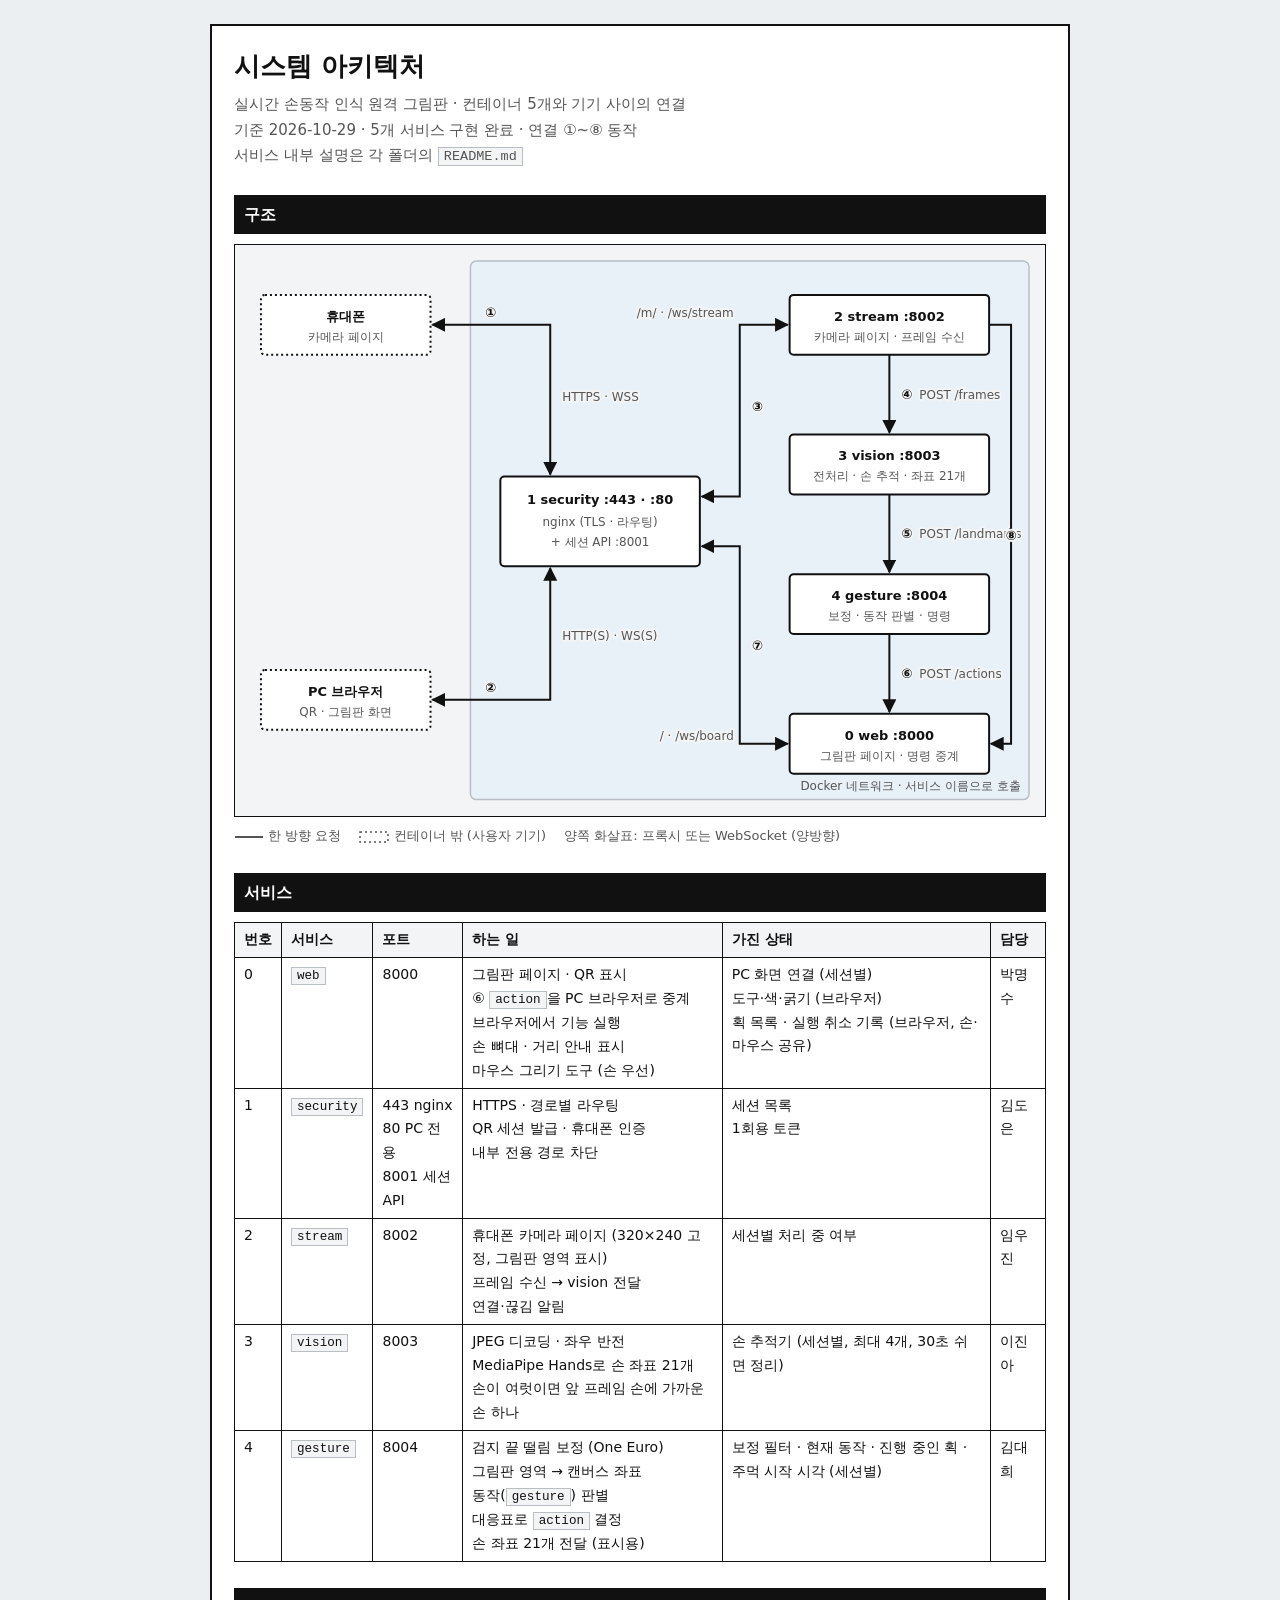
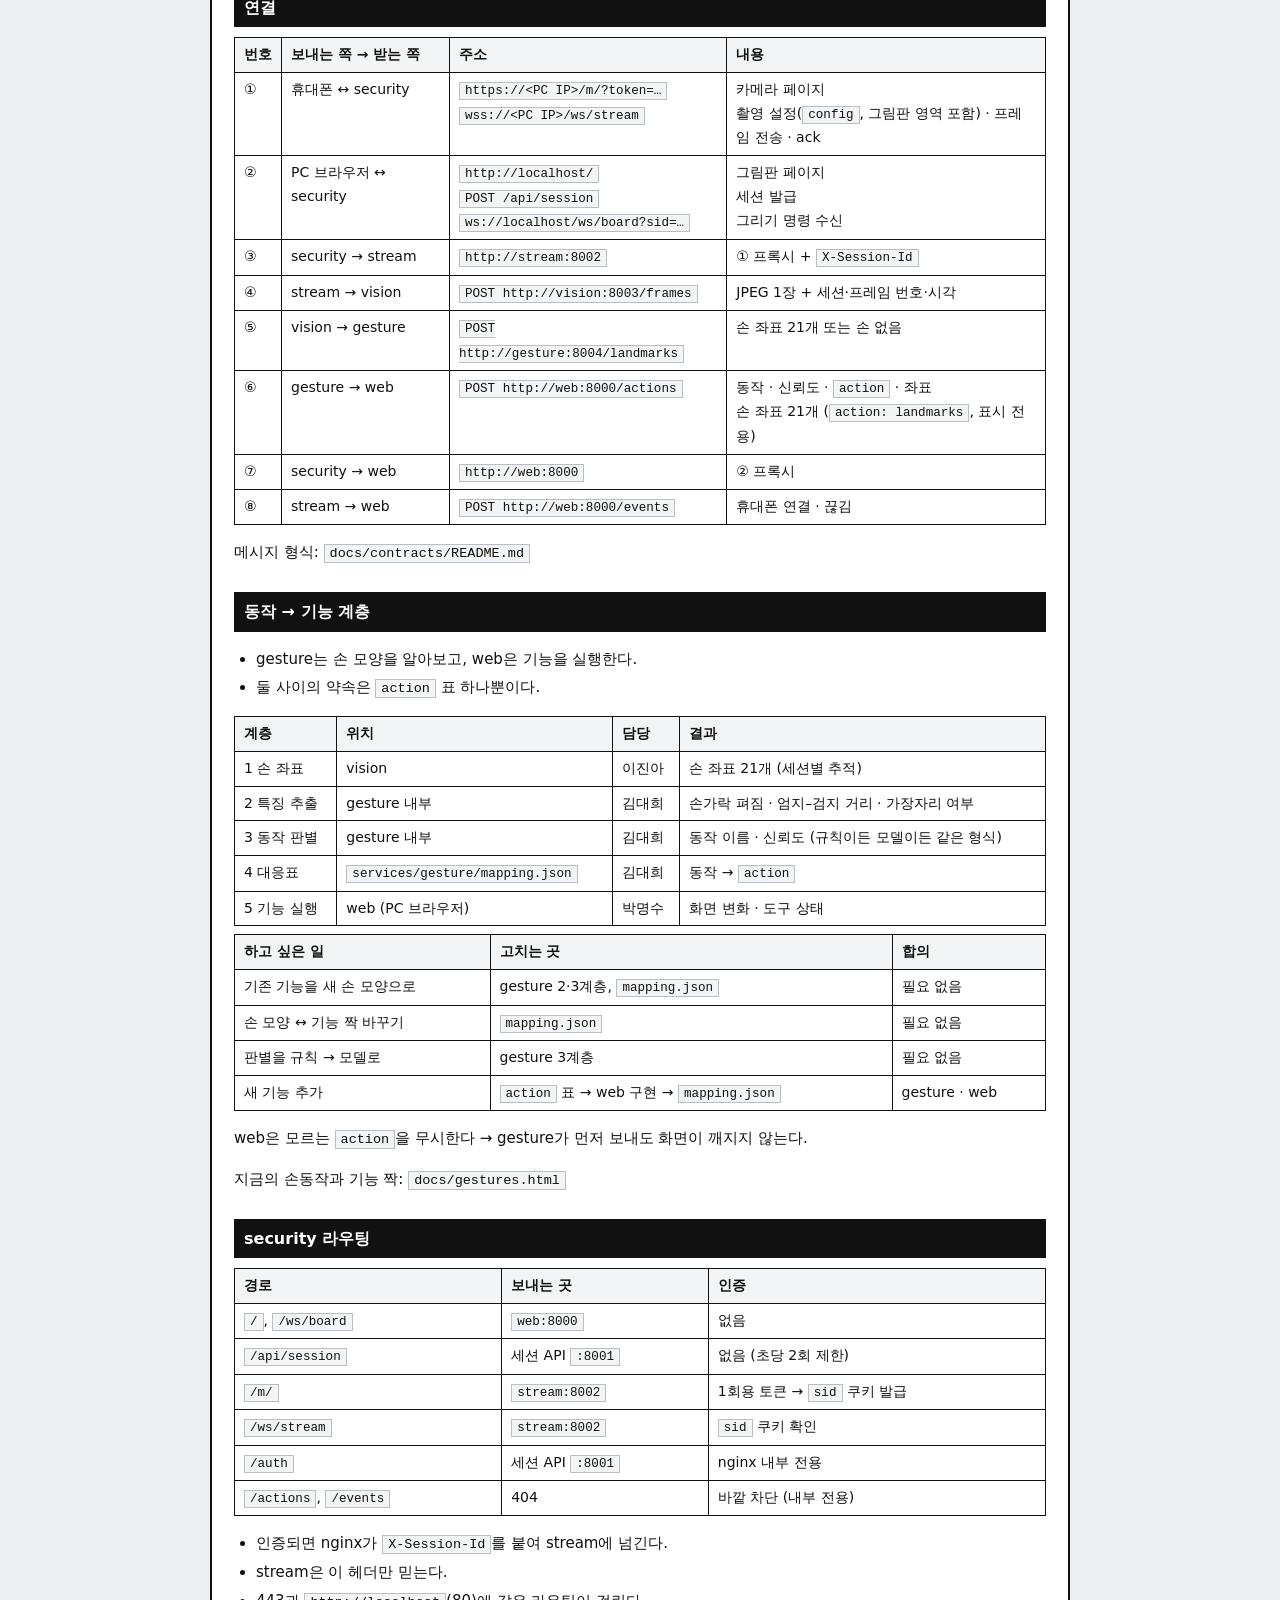
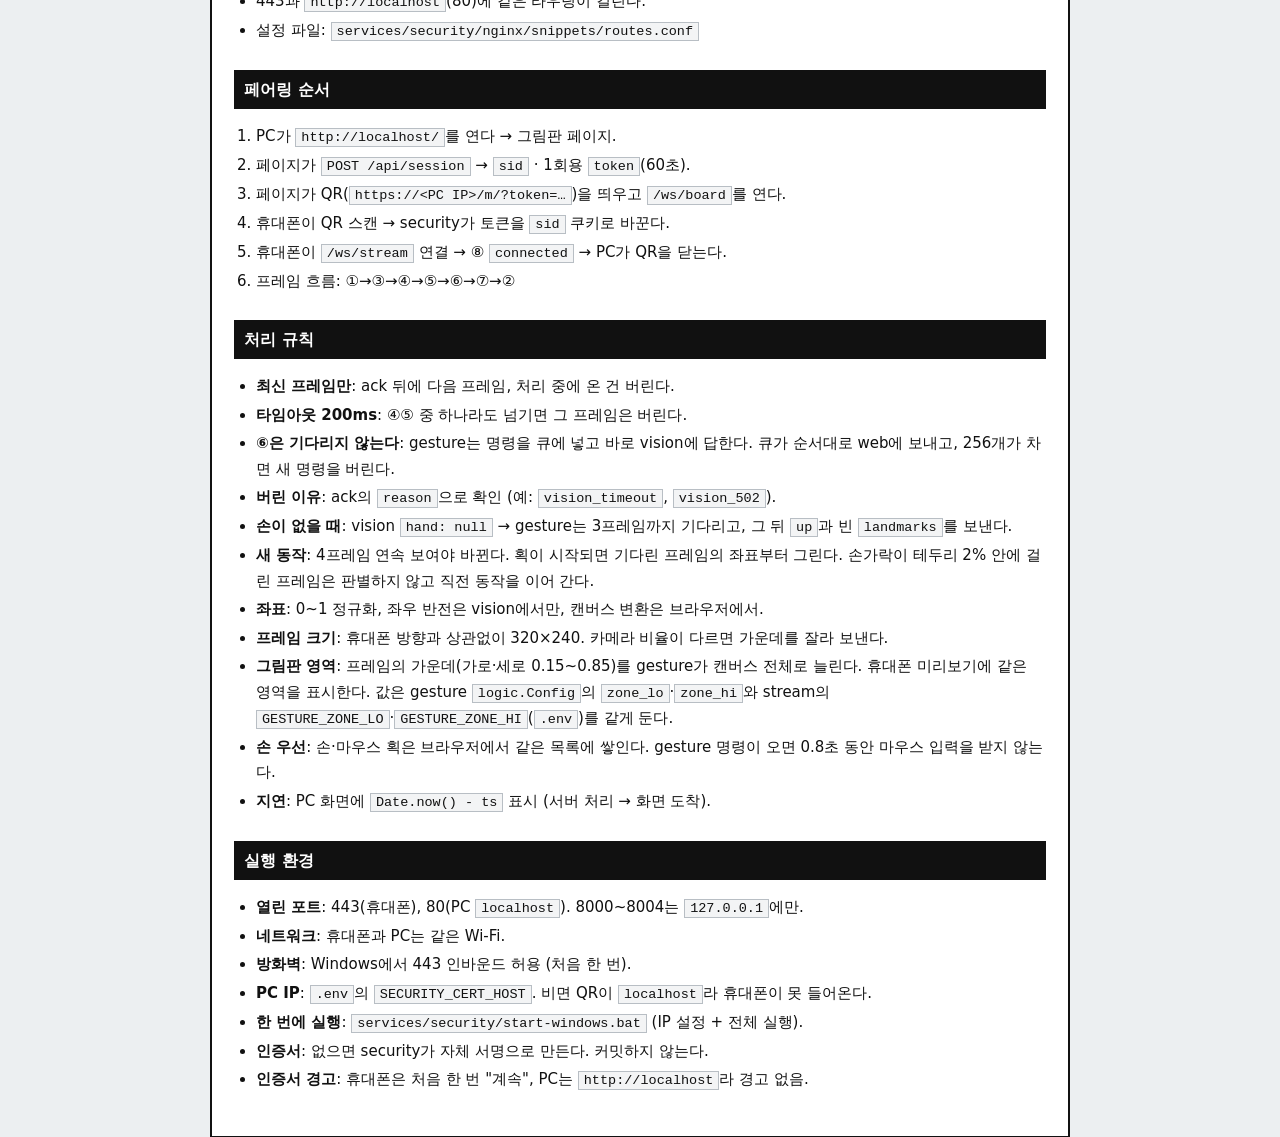
<file: docs/architecture.html>
<!doctype html>
<html lang="ko">
<head>
<meta charset="utf-8">
<meta name="viewport" content="width=device-width, initial-scale=1">
<title>시스템 아키텍처</title>
<style>
:root{--bg:#eceff1;--paper:#fff;--ink:#111;--muted:#555;--rule:#111;--thin:#b8bec4;--code:#f3f4f5;--net:#e8f0f8;--todo:#b26a00}
*{box-sizing:border-box}
body{margin:0;background:var(--bg);color:var(--ink);font:15px/1.7 system-ui,"Malgun Gothic",sans-serif}
.doc{max-width:860px;margin:24px auto;background:var(--paper);border:2px solid var(--rule);padding:0 22px 28px}
@media (max-width:640px){.doc{margin:0;border-width:0 0 2px}}
code{font-family:ui-monospace,Consolas,monospace;font-size:.9em;background:var(--code);padding:1px 5px;border:1px solid var(--thin)}
h1{margin:0;padding:18px 0 4px;font-size:26px}
.sub{color:var(--muted);margin:0 0 8px}
h2{margin:26px 0 10px;padding:6px 10px;background:var(--ink);color:var(--paper);font-size:16px}
.tw{overflow-x:auto;margin:8px 0}
table{border-collapse:collapse;width:100%;font-size:14px}
th,td{border:1px solid var(--rule);padding:5px 9px;text-align:left;vertical-align:top}
th{background:var(--code);font-weight:600;white-space:nowrap}
.todo{color:var(--todo);font-weight:700}
ol,ul{padding-left:22px}
li{margin:3px 0}
.graph{overflow-x:auto;border:1px solid var(--rule);background:var(--code);padding:6px}
.graph svg{display:block;width:100%;min-width:640px;height:auto}
.graph text{font-family:system-ui,"Malgun Gothic",sans-serif;fill:var(--ink)}
.graph .box{fill:var(--paper);stroke:var(--ink);stroke-width:2}
.graph .ext{fill:var(--paper);stroke:var(--ink);stroke-width:2;stroke-dasharray:2 3}
.graph .net{fill:var(--net);stroke:var(--thin);stroke-width:1.5}
.graph .ln{fill:none;stroke:var(--ink);stroke-width:2;marker-end:url(#arr)}
.graph .both{marker-start:url(#arr)}
.graph .n{font-weight:700;font-size:13px}
.graph .t{font-size:12px;fill:var(--muted)}
.graph .halo{stroke:var(--code);stroke-width:4;paint-order:stroke}
.legend{display:flex;gap:18px;flex-wrap:wrap;color:var(--muted);font-size:13px;margin:8px 0 0}
.legend svg{vertical-align:-3px}
</style>
</head>
<body>
<div class="doc">

<h1>시스템 아키텍처</h1>
<p class="sub">실시간 손동작 인식 원격 그림판 · 컨테이너 5개와 기기 사이의 연결<br>
기준 2026-10-29 · 5개 서비스 구현 완료 · 연결 ①~⑧ 동작<br>
서비스 내부 설명은 각 폴더의 <code>README.md</code></p>

<h2>구조</h2>
<div class="graph">
<svg viewBox="0 0 800 560" role="img" aria-label="휴대폰과 PC 브라우저가 security를 거쳐 stream, vision, gesture, web 컨테이너로 연결되는 구조도">
  <defs>
    <marker id="arr" viewBox="0 0 10 10" refX="9" refY="5" markerWidth="7" markerHeight="7" orient="auto-start-reverse"><path d="M0 0L10 5L0 10z" style="fill:var(--ink)"/></marker>
  </defs>

  <rect class="net" x="230" y="10" width="560" height="540" rx="6"/>
  <text class="t" x="782" y="540" text-anchor="end">Docker 네트워크 · 서비스 이름으로 호출</text>

  <rect class="ext" x="20" y="44" width="170" height="60" rx="4"/>
  <text class="n" x="105" y="70" text-anchor="middle">휴대폰</text>
  <text class="t" x="105" y="90" text-anchor="middle">카메라 페이지</text>

  <rect class="ext" x="20" y="420" width="170" height="60" rx="4"/>
  <text class="n" x="105" y="446" text-anchor="middle">PC 브라우저</text>
  <text class="t" x="105" y="466" text-anchor="middle">QR · 그림판 화면</text>

  <rect class="box" x="260" y="226" width="200" height="90" rx="4"/>
  <text class="n" x="360" y="254" text-anchor="middle">1 security :443 · :80</text>
  <text class="t" x="360" y="276" text-anchor="middle">nginx (TLS · 라우팅)</text>
  <text class="t" x="360" y="296" text-anchor="middle">+ 세션 API :8001</text>

  <rect class="box" x="550" y="44" width="200" height="60" rx="4"/>
  <text class="n" x="650" y="70" text-anchor="middle">2 stream :8002</text>
  <text class="t" x="650" y="90" text-anchor="middle">카메라 페이지 · 프레임 수신</text>

  <rect class="box" x="550" y="184" width="200" height="60" rx="4"/>
  <text class="n" x="650" y="210" text-anchor="middle">3 vision :8003</text>
  <text class="t" x="650" y="230" text-anchor="middle">전처리 · 손 추적 · 좌표 21개</text>

  <rect class="box" x="550" y="324" width="200" height="60" rx="4"/>
  <text class="n" x="650" y="350" text-anchor="middle">4 gesture :8004</text>
  <text class="t" x="650" y="370" text-anchor="middle">보정 · 동작 판별 · 명령</text>

  <rect class="box" x="550" y="464" width="200" height="60" rx="4"/>
  <text class="n" x="650" y="490" text-anchor="middle">0 web :8000</text>
  <text class="t" x="650" y="510" text-anchor="middle">그림판 페이지 · 명령 중계</text>

  <!-- ① 휴대폰 ↔ security -->
  <path class="ln both" d="M192 74H310V224"/>
  <text class="n halo" x="250" y="66" text-anchor="middle">①</text>
  <text class="t halo" x="322" y="150">HTTPS · WSS</text>

  <!-- ② PC 브라우저 ↔ security -->
  <path class="ln both" d="M192 450H310V318"/>
  <text class="n halo" x="250" y="442" text-anchor="middle">②</text>
  <text class="t halo" x="322" y="390">HTTP(S) · WS(S)</text>

  <!-- ③ security → stream -->
  <path class="ln both" d="M462 246H500V74H548"/>
  <text class="n halo" x="512" y="160">③</text>
  <text class="t halo" x="494" y="66" text-anchor="end">/m/ · /ws/stream</text>

  <!-- ④ stream → vision -->
  <path class="ln" d="M650 104V182"/>
  <text class="n halo" x="662" y="148">④</text>
  <text class="t halo" x="680" y="148">POST /frames</text>

  <!-- ⑤ vision → gesture -->
  <path class="ln" d="M650 244V322"/>
  <text class="n halo" x="662" y="288">⑤</text>
  <text class="t halo" x="680" y="288">POST /landmarks</text>

  <!-- ⑥ gesture → web -->
  <path class="ln" d="M650 384V462"/>
  <text class="n halo" x="662" y="428">⑥</text>
  <text class="t halo" x="680" y="428">POST /actions</text>

  <!-- ⑦ security ↔ web -->
  <path class="ln both" d="M462 296H500V494H548"/>
  <text class="n halo" x="512" y="400">⑦</text>
  <text class="t halo" x="494" y="490" text-anchor="end">/ · /ws/board</text>

  <!-- ⑧ stream → web -->
  <path class="ln" d="M750 74H772V494H752"/>
  <text class="n halo" x="772" y="290" text-anchor="middle">⑧</text>
</svg>
</div>
<div class="legend">
  <span><svg width="30" height="12"><line x1="1" y1="6" x2="29" y2="6" stroke="currentColor" stroke-width="2"/></svg> 한 방향 요청</span>
  <span><svg width="30" height="12"><rect x="1" y="1" width="28" height="10" fill="none" stroke="currentColor" stroke-width="1.5" stroke-dasharray="2 3"/></svg> 컨테이너 밖 (사용자 기기)</span>
  <span>양쪽 화살표: 프록시 또는 WebSocket (양방향)</span>
</div>

<h2>서비스</h2>
<div class="tw"><table>
  <tr><th>번호</th><th>서비스</th><th>포트</th><th>하는 일</th><th>가진 상태</th><th>담당</th></tr>
  <tr><td>0</td><td><code>web</code></td><td>8000</td><td>그림판 페이지 · QR 표시<br>⑥ <code>action</code>을 PC 브라우저로 중계<br>브라우저에서 기능 실행<br>손 뼈대 · 거리 안내 표시<br>마우스 그리기 도구 (손 우선)</td><td>PC 화면 연결 (세션별)<br>도구·색·굵기 (브라우저)<br>획 목록 · 실행 취소 기록 (브라우저, 손·마우스 공유)</td><td>박명수</td></tr>
  <tr><td>1</td><td><code>security</code></td><td>443 nginx<br>80 PC 전용<br>8001 세션 API</td><td>HTTPS · 경로별 라우팅<br>QR 세션 발급 · 휴대폰 인증<br>내부 전용 경로 차단</td><td>세션 목록<br>1회용 토큰</td><td>김도은</td></tr>
  <tr><td>2</td><td><code>stream</code></td><td>8002</td><td>휴대폰 카메라 페이지 (320×240 고정, 그림판 영역 표시)<br>프레임 수신 → vision 전달<br>연결·끊김 알림</td><td>세션별 처리 중 여부</td><td>임우진</td></tr>
  <tr><td>3</td><td><code>vision</code></td><td>8003</td><td>JPEG 디코딩 · 좌우 반전<br>MediaPipe Hands로 손 좌표 21개<br>손이 여럿이면 앞 프레임 손에 가까운 손 하나</td><td>손 추적기 (세션별, 최대 4개, 30초 쉬면 정리)</td><td>이진아</td></tr>
  <tr><td>4</td><td><code>gesture</code></td><td>8004</td><td>검지 끝 떨림 보정 (One Euro)<br>그림판 영역 → 캔버스 좌표<br>동작(<code>gesture</code>) 판별<br>대응표로 <code>action</code> 결정<br>손 좌표 21개 전달 (표시용)</td><td>보정 필터 · 현재 동작 · 진행 중인 획 · 주먹 시작 시각 (세션별)</td><td>김대희</td></tr>
</table></div>

<h2>연결</h2>
<div class="tw"><table>
  <tr><th>번호</th><th>보내는 쪽 → 받는 쪽</th><th>주소</th><th>내용</th></tr>
  <tr><td>①</td><td>휴대폰 ↔ security</td><td><code>https://&lt;PC IP&gt;/m/?token=…</code><br><code>wss://&lt;PC IP&gt;/ws/stream</code></td><td>카메라 페이지<br>촬영 설정(<code>config</code>, 그림판 영역 포함) · 프레임 전송 · ack</td></tr>
  <tr><td>②</td><td>PC 브라우저 ↔ security</td><td><code>http://localhost/</code><br><code>POST /api/session</code><br><code>ws://localhost/ws/board?sid=…</code></td><td>그림판 페이지<br>세션 발급<br>그리기 명령 수신</td></tr>
  <tr><td>③</td><td>security → stream</td><td><code>http://stream:8002</code></td><td>① 프록시 + <code>X-Session-Id</code></td></tr>
  <tr><td>④</td><td>stream → vision</td><td><code>POST http://vision:8003/frames</code></td><td>JPEG 1장 + 세션·프레임 번호·시각</td></tr>
  <tr><td>⑤</td><td>vision → gesture</td><td><code>POST http://gesture:8004/landmarks</code></td><td>손 좌표 21개 또는 손 없음</td></tr>
  <tr><td>⑥</td><td>gesture → web</td><td><code>POST http://web:8000/actions</code></td><td>동작 · 신뢰도 · <code>action</code> · 좌표<br>손 좌표 21개 (<code>action: landmarks</code>, 표시 전용)</td></tr>
  <tr><td>⑦</td><td>security → web</td><td><code>http://web:8000</code></td><td>② 프록시</td></tr>
  <tr><td>⑧</td><td>stream → web</td><td><code>POST http://web:8000/events</code></td><td>휴대폰 연결 · 끊김</td></tr>
</table></div>
<p>메시지 형식: <code>docs/contracts/README.md</code></p>

<h2>동작 → 기능 계층</h2>
<ul>
  <li>gesture는 손 모양을 알아보고, web은 기능을 실행한다.</li>
  <li>둘 사이의 약속은 <code>action</code> 표 하나뿐이다.</li>
</ul>
<div class="tw"><table>
  <tr><th>계층</th><th>위치</th><th>담당</th><th>결과</th></tr>
  <tr><td>1 손 좌표</td><td>vision</td><td>이진아</td><td>손 좌표 21개 (세션별 추적)</td></tr>
  <tr><td>2 특징 추출</td><td>gesture 내부</td><td>김대희</td><td>손가락 펴짐 · 엄지–검지 거리 · 가장자리 여부</td></tr>
  <tr><td>3 동작 판별</td><td>gesture 내부</td><td>김대희</td><td>동작 이름 · 신뢰도 (규칙이든 모델이든 같은 형식)</td></tr>
  <tr><td>4 대응표</td><td><code>services/gesture/mapping.json</code></td><td>김대희</td><td>동작 → <code>action</code></td></tr>
  <tr><td>5 기능 실행</td><td>web (PC 브라우저)</td><td>박명수</td><td>화면 변화 · 도구 상태</td></tr>
</table></div>
<div class="tw"><table>
  <tr><th>하고 싶은 일</th><th>고치는 곳</th><th>합의</th></tr>
  <tr><td>기존 기능을 새 손 모양으로</td><td>gesture 2·3계층, <code>mapping.json</code></td><td>필요 없음</td></tr>
  <tr><td>손 모양 ↔ 기능 짝 바꾸기</td><td><code>mapping.json</code></td><td>필요 없음</td></tr>
  <tr><td>판별을 규칙 → 모델로</td><td>gesture 3계층</td><td>필요 없음</td></tr>
  <tr><td>새 기능 추가</td><td><code>action</code> 표 → web 구현 → <code>mapping.json</code></td><td>gesture · web</td></tr>
</table></div>
<p>web은 모르는 <code>action</code>을 무시한다 → gesture가 먼저 보내도 화면이 깨지지 않는다.</p>
<p>지금의 손동작과 기능 짝: <code>docs/gestures.html</code></p>

<h2>security 라우팅</h2>
<div class="tw"><table>
  <tr><th>경로</th><th>보내는 곳</th><th>인증</th></tr>
  <tr><td><code>/</code>, <code>/ws/board</code></td><td><code>web:8000</code></td><td>없음</td></tr>
  <tr><td><code>/api/session</code></td><td>세션 API <code>:8001</code></td><td>없음 (초당 2회 제한)</td></tr>
  <tr><td><code>/m/</code></td><td><code>stream:8002</code></td><td>1회용 토큰 → <code>sid</code> 쿠키 발급</td></tr>
  <tr><td><code>/ws/stream</code></td><td><code>stream:8002</code></td><td><code>sid</code> 쿠키 확인</td></tr>
  <tr><td><code>/auth</code></td><td>세션 API <code>:8001</code></td><td>nginx 내부 전용</td></tr>
  <tr><td><code>/actions</code>, <code>/events</code></td><td>404</td><td>바깥 차단 (내부 전용)</td></tr>
</table></div>
<ul>
  <li>인증되면 nginx가 <code>X-Session-Id</code>를 붙여 stream에 넘긴다.</li>
  <li>stream은 이 헤더만 믿는다.</li>
  <li>443과 <code>http://localhost</code>(80)에 같은 라우팅이 걸린다.</li>
  <li>설정 파일: <code>services/security/nginx/snippets/routes.conf</code></li>
</ul>

<h2>페어링 순서</h2>
<ol>
  <li>PC가 <code>http://localhost/</code>를 연다 → 그림판 페이지.</li>
  <li>페이지가 <code>POST /api/session</code> → <code>sid</code> · 1회용 <code>token</code>(60초).</li>
  <li>페이지가 QR(<code>https://&lt;PC IP&gt;/m/?token=…</code>)을 띄우고 <code>/ws/board</code>를 연다.</li>
  <li>휴대폰이 QR 스캔 → security가 토큰을 <code>sid</code> 쿠키로 바꾼다.</li>
  <li>휴대폰이 <code>/ws/stream</code> 연결 → ⑧ <code>connected</code> → PC가 QR을 닫는다.</li>
  <li>프레임 흐름: ①→③→④→⑤→⑥→⑦→②</li>
</ol>

<h2>처리 규칙</h2>
<ul>
  <li><b>최신 프레임만</b>: ack 뒤에 다음 프레임, 처리 중에 온 건 버린다.</li>
  <li><b>타임아웃 200ms</b>: ④⑤ 중 하나라도 넘기면 그 프레임은 버린다.</li>
  <li><b>⑥은 기다리지 않는다</b>: gesture는 명령을 큐에 넣고 바로 vision에 답한다. 큐가 순서대로 web에 보내고, 256개가 차면 새 명령을 버린다.</li>
  <li><b>버린 이유</b>: ack의 <code>reason</code>으로 확인 (예: <code>vision_timeout</code>, <code>vision_502</code>).</li>
  <li><b>손이 없을 때</b>: vision <code>hand: null</code> → gesture는 3프레임까지 기다리고, 그 뒤 <code>up</code>과 빈 <code>landmarks</code>를 보낸다.</li>
  <li><b>새 동작</b>: 4프레임 연속 보여야 바뀐다. 획이 시작되면 기다린 프레임의 좌표부터 그린다. 손가락이 테두리 2% 안에 걸린 프레임은 판별하지 않고 직전 동작을 이어 간다.</li>
  <li><b>좌표</b>: 0~1 정규화, 좌우 반전은 vision에서만, 캔버스 변환은 브라우저에서.</li>
  <li><b>프레임 크기</b>: 휴대폰 방향과 상관없이 320×240. 카메라 비율이 다르면 가운데를 잘라 보낸다.</li>
  <li><b>그림판 영역</b>: 프레임의 가운데(가로·세로 0.15~0.85)를 gesture가 캔버스 전체로 늘린다. 휴대폰 미리보기에 같은 영역을 표시한다. 값은 gesture <code>logic.Config</code>의 <code>zone_lo</code>·<code>zone_hi</code>와 stream의 <code>GESTURE_ZONE_LO</code>·<code>GESTURE_ZONE_HI</code>(<code>.env</code>)를 같게 둔다.</li>
  <li><b>손 우선</b>: 손·마우스 획은 브라우저에서 같은 목록에 쌓인다. gesture 명령이 오면 0.8초 동안 마우스 입력을 받지 않는다.</li>
  <li><b>지연</b>: PC 화면에 <code>Date.now() - ts</code> 표시 (서버 처리 → 화면 도착).</li>
</ul>

<h2>실행 환경</h2>
<ul>
  <li><b>열린 포트</b>: 443(휴대폰), 80(PC <code>localhost</code>). 8000~8004는 <code>127.0.0.1</code>에만.</li>
  <li><b>네트워크</b>: 휴대폰과 PC는 같은 Wi-Fi.</li>
  <li><b>방화벽</b>: Windows에서 443 인바운드 허용 (처음 한 번).</li>
  <li><b>PC IP</b>: <code>.env</code>의 <code>SECURITY_CERT_HOST</code>. 비면 QR이 <code>localhost</code>라 휴대폰이 못 들어온다.</li>
  <li><b>한 번에 실행</b>: <code>services/security/start-windows.bat</code> (IP 설정 + 전체 실행).</li>
  <li><b>인증서</b>: 없으면 security가 자체 서명으로 만든다. 커밋하지 않는다.</li>
  <li><b>인증서 경고</b>: 휴대폰은 처음 한 번 "계속", PC는 <code>http://localhost</code>라 경고 없음.</li>
</ul>

</div>
</body>
</html>
</file>
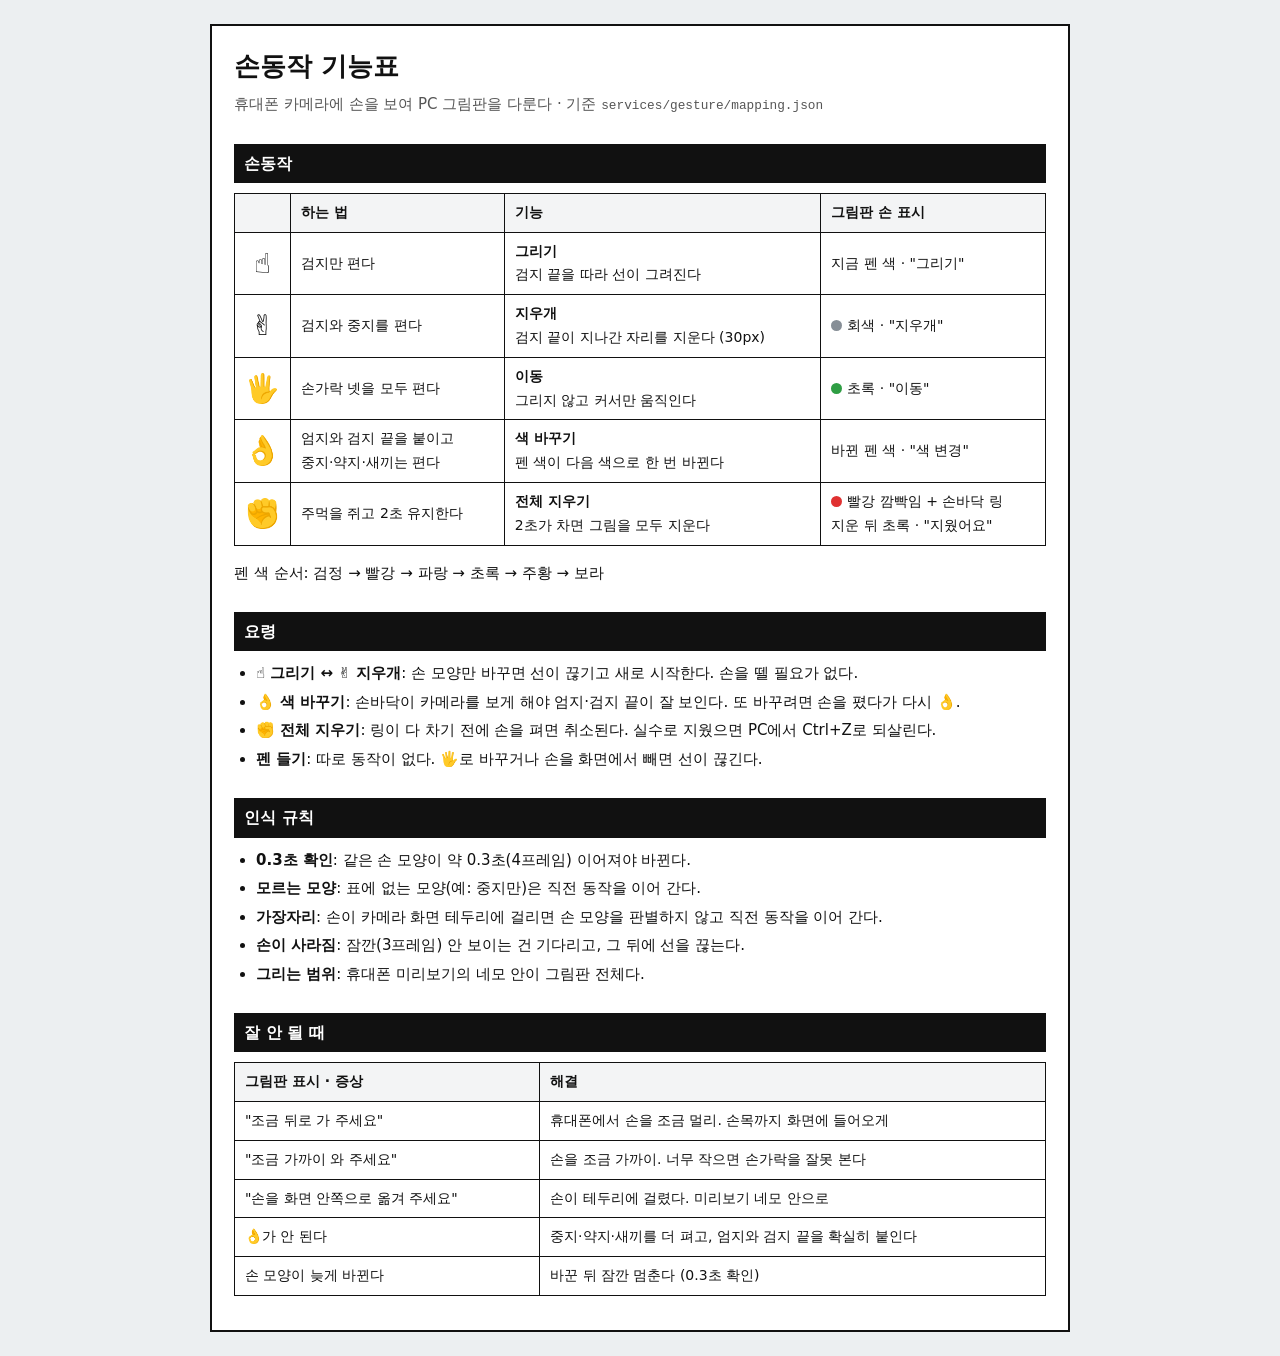
<file: docs/gestures.html>
<!doctype html>
<html lang="ko">
<head>
<meta charset="utf-8">
<meta name="viewport" content="width=device-width, initial-scale=1">
<title>손동작 기능표</title>
<style>
:root{--bg:#eceff1;--paper:#fff;--ink:#111;--muted:#555;--rule:#111;--code:#f3f4f5}
*{box-sizing:border-box}
body{margin:0;background:var(--bg);color:var(--ink);font:15px/1.7 system-ui,"Malgun Gothic",sans-serif}
.doc{max-width:860px;margin:24px auto;background:var(--paper);border:2px solid var(--rule);padding:0 22px 26px}
@media (max-width:640px){.doc{margin:0;border-width:0 0 2px;padding:0 16px 20px}}
code{font-family:ui-monospace,Consolas,monospace;font-size:.85em;color:var(--muted)}
h1{margin:0;padding:18px 0 4px;font-size:26px}
.sub{color:var(--muted);margin:0 0 8px}
h2{margin:26px 0 10px;padding:6px 10px;background:var(--ink);color:var(--paper);font-size:16px}
.tw{overflow-x:auto;margin:8px 0}
table{border-collapse:collapse;width:100%;font-size:14px}
th,td{border:1px solid var(--rule);padding:7px 10px;text-align:left;vertical-align:middle}
th{background:var(--code);font-weight:600;white-space:nowrap}
.hand{font-size:28px;text-align:center;width:56px}
.dot{display:inline-block;width:11px;height:11px;border-radius:50%;margin-right:5px;vertical-align:-1px}
ul{padding-left:22px;margin:6px 0}
li{margin:3px 0}
</style>
</head>
<body>
<div class="doc">

<h1>손동작 기능표</h1>
<p class="sub">휴대폰 카메라에 손을 보여 PC 그림판을 다룬다 · 기준 <code>services/gesture/mapping.json</code></p>

<h2>손동작</h2>
<div class="tw"><table>
  <tr><th></th><th>하는 법</th><th>기능</th><th>그림판 손 표시</th></tr>
  <tr><td class="hand">☝️</td><td>검지만 편다</td><td><b>그리기</b><br>검지 끝을 따라 선이 그려진다</td><td>지금 펜 색 · "그리기"</td></tr>
  <tr><td class="hand">✌️</td><td>검지와 중지를 편다</td><td><b>지우개</b><br>검지 끝이 지나간 자리를 지운다 (30px)</td><td><i class="dot" style="background:#868e96"></i>회색 · "지우개"</td></tr>
  <tr><td class="hand">🖐️</td><td>손가락 넷을 모두 편다</td><td><b>이동</b><br>그리지 않고 커서만 움직인다</td><td><i class="dot" style="background:#2f9e44"></i>초록 · "이동"</td></tr>
  <tr><td class="hand">👌</td><td>엄지와 검지 끝을 붙이고<br>중지·약지·새끼는 편다</td><td><b>색 바꾸기</b><br>펜 색이 다음 색으로 한 번 바뀐다</td><td>바뀐 펜 색 · "색 변경"</td></tr>
  <tr><td class="hand">✊</td><td>주먹을 쥐고 2초 유지한다</td><td><b>전체 지우기</b><br>2초가 차면 그림을 모두 지운다</td><td><i class="dot" style="background:#e03131"></i>빨강 깜빡임 + 손바닥 링<br>지운 뒤 초록 · "지웠어요"</td></tr>
</table></div>
<p>펜 색 순서: 검정 → 빨강 → 파랑 → 초록 → 주황 → 보라</p>

<h2>요령</h2>
<ul>
  <li><b>☝️ 그리기 ↔ ✌️ 지우개</b>: 손 모양만 바꾸면 선이 끊기고 새로 시작한다. 손을 뗄 필요가 없다.</li>
  <li><b>👌 색 바꾸기</b>: 손바닥이 카메라를 보게 해야 엄지·검지 끝이 잘 보인다. 또 바꾸려면 손을 폈다가 다시 👌.</li>
  <li><b>✊ 전체 지우기</b>: 링이 다 차기 전에 손을 펴면 취소된다. 실수로 지웠으면 PC에서 Ctrl+Z로 되살린다.</li>
  <li><b>펜 들기</b>: 따로 동작이 없다. 🖐️로 바꾸거나 손을 화면에서 빼면 선이 끊긴다.</li>
</ul>

<h2>인식 규칙</h2>
<ul>
  <li><b>0.3초 확인</b>: 같은 손 모양이 약 0.3초(4프레임) 이어져야 바뀐다.</li>
  <li><b>모르는 모양</b>: 표에 없는 모양(예: 중지만)은 직전 동작을 이어 간다.</li>
  <li><b>가장자리</b>: 손이 카메라 화면 테두리에 걸리면 손 모양을 판별하지 않고 직전 동작을 이어 간다.</li>
  <li><b>손이 사라짐</b>: 잠깐(3프레임) 안 보이는 건 기다리고, 그 뒤에 선을 끊는다.</li>
  <li><b>그리는 범위</b>: 휴대폰 미리보기의 네모 안이 그림판 전체다.</li>
</ul>

<h2>잘 안 될 때</h2>
<div class="tw"><table>
  <tr><th>그림판 표시 · 증상</th><th>해결</th></tr>
  <tr><td>"조금 뒤로 가 주세요"</td><td>휴대폰에서 손을 조금 멀리. 손목까지 화면에 들어오게</td></tr>
  <tr><td>"조금 가까이 와 주세요"</td><td>손을 조금 가까이. 너무 작으면 손가락을 잘못 본다</td></tr>
  <tr><td>"손을 화면 안쪽으로 옮겨 주세요"</td><td>손이 테두리에 걸렸다. 미리보기 네모 안으로</td></tr>
  <tr><td>👌가 안 된다</td><td>중지·약지·새끼를 더 펴고, 엄지와 검지 끝을 확실히 붙인다</td></tr>
  <tr><td>손 모양이 늦게 바뀐다</td><td>바꾼 뒤 잠깐 멈춘다 (0.3초 확인)</td></tr>
</table></div>

</div>
</body>
</html>
</file>
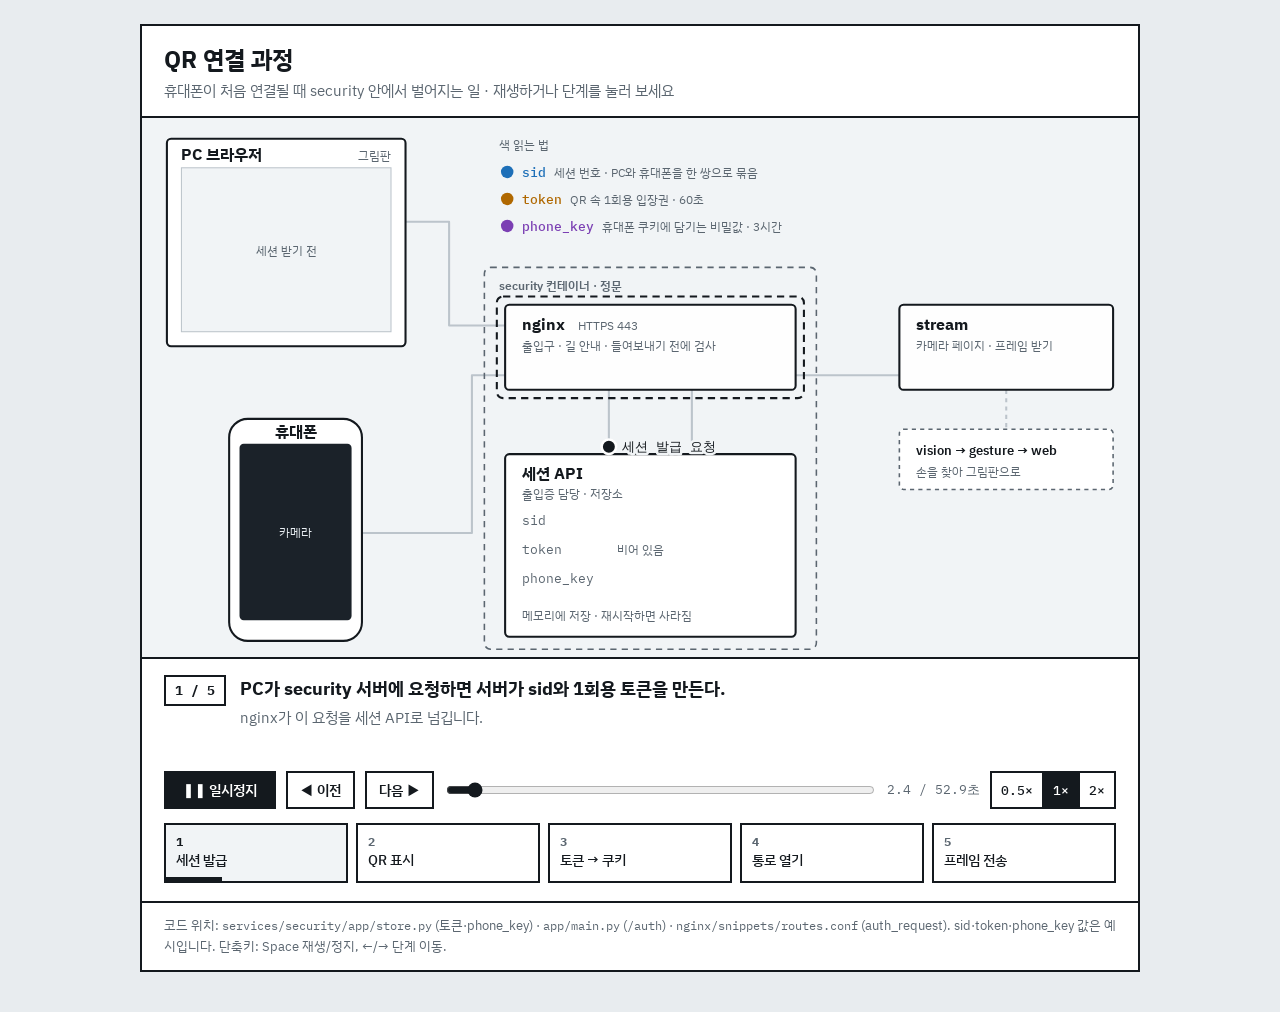
<file: docs/pairing.html>
<!doctype html>
<html lang="ko">
<head>
<meta charset="utf-8">
<meta name="viewport" content="width=device-width, initial-scale=1">
<title>QR 연결 과정</title>
<link rel="preconnect" href="https://fonts.googleapis.com">
<link rel="preconnect" href="https://fonts.gstatic.com" crossorigin>
<link rel="stylesheet" href="https://fonts.googleapis.com/css2?family=IBM+Plex+Mono:wght@400;500&family=IBM+Plex+Sans+KR:wght@400;600;700&display=swap">
<style>
/* 레이아웃: 팀 문서(docs/architecture.html)처럼 흰 종이 + 검은 선. 위는 무대(도해), 아래는 자막과 재생 막대 */
:root {
  --bg: #e8ecef; --paper: #ffffff; --ink: #14191e; --muted: #5b6670; --thin: #bcc4cb; --wash: #f1f4f6;
  --sid: #1d6fb8; --token: #b06800; --key: #7b3fb3; --ok: #2b8a3e; --bad: #c92a2a;
  --screen: #1b2229; --screen-ink: #e9eef2; --screen-dim: #3a4651;
  --f-ui: "IBM Plex Sans KR", "Malgun Gothic", system-ui, sans-serif;
  --f-mono: "IBM Plex Mono", ui-monospace, Consolas, monospace;
}
@media (prefers-color-scheme: dark) {
  :root:not([data-theme="light"]) {
    --bg: #0f1317; --paper: #171d23; --ink: #e4e9ed; --muted: #97a2ac; --thin: #3a444d; --wash: #1f262d;
    --sid: #63a9ec; --token: #efa43a; --key: #b48ae6; --ok: #5cc278; --bad: #ff6b6b;
    --screen: #0a0e12; --screen-ink: #e9eef2; --screen-dim: #2a333c; color-scheme: dark;
  }
}
:root[data-theme="dark"] {
  --bg: #0f1317; --paper: #171d23; --ink: #e4e9ed; --muted: #97a2ac; --thin: #3a444d; --wash: #1f262d;
  --sid: #63a9ec; --token: #efa43a; --key: #b48ae6; --ok: #5cc278; --bad: #ff6b6b;
  --screen: #0a0e12; --screen-ink: #e9eef2; --screen-dim: #2a333c; color-scheme: dark;
}
* { box-sizing: border-box; }
body {
  margin: 0; background: var(--bg); color: var(--ink); font: 15px/1.65 var(--f-ui);
  padding-left: max(16px, env(safe-area-inset-left, 0px));
  padding-right: max(16px, env(safe-area-inset-right, 0px));
  padding-block: 24px 40px;
}
.doc { max-width: 1000px; margin: 0 auto; background: var(--paper); border: 2px solid var(--ink); }
header { padding: 18px 22px 12px; border-bottom: 2px solid var(--ink); }
h1 { margin: 0; font-size: 24px; line-height: 1.3; text-wrap: balance; }
.sub { margin: 4px 0 0; color: var(--muted); }
code, .mono { font-family: var(--f-mono); font-size: .9em; }

.stage { overflow-x: auto; background: var(--wash); border-bottom: 2px solid var(--ink); }
.stage svg { display: block; width: 100%; min-width: 760px; height: auto; }

/* ── 도해 ── */
svg text { font-family: var(--f-ui); fill: var(--ink); }
svg .n { font-weight: 700; font-size: 15px; }
svg .t { font-size: 12px; fill: var(--muted); }
svg .m { font-family: var(--f-mono); font-size: 12.5px; }
svg .box { fill: var(--paper); stroke: var(--ink); stroke-width: 2; }
svg .cont { fill: none; stroke: var(--muted); stroke-width: 1.5; stroke-dasharray: 6 5; }
svg .ext { fill: var(--paper); stroke: var(--muted); stroke-width: 1.5; stroke-dasharray: 4 4; }
svg .road { fill: none; stroke: var(--thin); stroke-width: 2; stroke-linejoin: round; }
svg .scr { fill: var(--wash); stroke: var(--thin); }
svg .ring { fill: none; stroke: var(--ink); stroke-width: 2; stroke-dasharray: 7 5; opacity: 0; transition: opacity .2s; }
svg .ring.on { opacity: 1; animation: march 1s linear infinite; }
@keyframes march { to { stroke-dashoffset: -24; } }
svg .idle { opacity: .4; transition: opacity .3s; }
svg .hl { fill: var(--wash); stroke-width: 2; opacity: 0; }
svg .hl.on { opacity: 1; }
svg .hl-sid { stroke: var(--sid); } svg .hl-token { stroke: var(--token); } svg .hl-key { stroke: var(--key); }
svg .c-sid { fill: var(--sid); } svg .c-token { fill: var(--token); } svg .c-key { fill: var(--key); }
svg .c-ink { fill: var(--ink); } svg .c-ok { fill: var(--ok); } svg .c-bad { fill: var(--bad); } svg .c-muted { fill: var(--muted); }
svg .halo { stroke: var(--wash); stroke-width: 5px; stroke-linejoin: round; paint-order: stroke; }
svg .halo-p { stroke: var(--paper); stroke-width: 5px; stroke-linejoin: round; paint-order: stroke; }
svg .pkt circle { stroke: var(--paper); stroke-width: 2.5; }
svg .pkt text { font-family: var(--f-mono); font-size: 12.5px; font-weight: 500; }
svg .tunnel { fill: none; stroke: var(--ok); stroke-width: 10; stroke-linejoin: round; opacity: .22; }
svg .tunnel-core { fill: none; stroke: var(--ok); stroke-width: 2; stroke-dasharray: 2 6; stroke-linejoin: round; }
svg .scan { stroke: var(--token); stroke-width: 2; stroke-dasharray: 5 5; fill: none; }
svg .phone-body { fill: var(--paper); stroke: var(--ink); stroke-width: 2; }
svg .phone-scr { fill: var(--screen); }
svg .on-scr { fill: var(--screen-ink); }
svg .scr-dim { fill: var(--screen-dim); }
svg .qr-m { fill: var(--ink); }
svg .stroke-draw { fill: none; stroke: var(--sid); stroke-width: 3.5; stroke-linecap: round; }
svg .strike { stroke: var(--bad); stroke-width: 2; }
svg .stamp rect { fill: var(--paper); stroke: var(--bad); stroke-width: 2; }
svg .stamp text { fill: var(--bad); font-weight: 700; font-size: 14px; }
svg .rec { fill: var(--bad); }

/* ── 자막 ── */
.caption { padding: 16px 22px 6px; display: grid; grid-template-columns: auto 1fr; gap: 4px 14px; align-items: start; }
.badge { grid-row: span 2; font: 700 13px/1 var(--f-mono); padding: 7px 9px; border: 2px solid var(--ink); white-space: nowrap; font-variant-numeric: tabular-nums; }
.step-title { margin: 0; font-size: 18px; font-weight: 700; line-height: 1.45; text-wrap: balance; min-width: 0; }
.beat { margin: 0; color: var(--muted); min-height: 3.3em; min-width: 0; max-width: 68ch; }

/* ── 재생 막대 ── */
.controls { display: flex; flex-wrap: wrap; align-items: center; gap: 8px 10px; padding: 10px 22px 14px; }
button {
  font: 600 14px/1 var(--f-ui); color: var(--ink); background: var(--paper);
  border: 2px solid var(--ink); padding: 8px 12px; cursor: pointer; min-height: 38px;
}
button:hover { background: var(--wash); }
button:focus-visible, input:focus-visible { outline: 3px solid var(--sid); outline-offset: 2px; }
button.primary { background: var(--ink); color: var(--paper); min-width: 112px; }
button.primary:hover { opacity: .9; }
.scrub { flex: 1 1 220px; display: flex; align-items: center; gap: 10px; min-width: 0; }
.scrub input { flex: 1; min-width: 0; accent-color: var(--ink); }
.time { font: 13px var(--f-mono); color: var(--muted); font-variant-numeric: tabular-nums; white-space: nowrap; }
.speed { display: flex; }
.speed button { padding: 8px 9px; font: 500 13px/1 var(--f-mono); }
.speed button + button { border-left-width: 0; }
.speed button[aria-pressed="true"] { background: var(--ink); color: var(--paper); }

.chips { list-style: none; margin: 0; padding: 0 22px 18px; display: grid; grid-template-columns: repeat(5, 1fr); gap: 8px; }
.chips button { width: 100%; text-align: left; padding: 9px 10px 11px; position: relative; font-weight: 500; line-height: 1.35; overflow: hidden; }
.chips .num { font: 700 12px var(--f-mono); display: block; color: var(--muted); margin-bottom: 2px; }
.chips .fill { position: absolute; left: 0; bottom: 0; height: 4px; background: var(--ink); width: 0; }
.chips button[aria-current="step"] { background: var(--wash); }
.chips button[aria-current="step"] .num { color: var(--ink); }

footer { border-top: 2px solid var(--ink); padding: 12px 22px; color: var(--muted); font-size: 13px; }
footer p { margin: 0; }

@media (max-width: 640px) {
  body { padding-block: 0 24px; }
  .doc { border-width: 0 0 2px; }
  header, .caption, .controls, footer { padding-left: 0; padding-right: 0; }
  .chips { grid-template-columns: repeat(2, 1fr); padding-left: 0; padding-right: 0; }
  .step-title { font-size: 16px; }
}
@media (prefers-reduced-motion: reduce) {
  svg .ring.on { animation: none; }
}
</style>
</head>
<body>

<div class="doc">
  <header>
    <h1>QR 연결 과정</h1>
    <p class="sub">휴대폰이 처음 연결될 때 security 안에서 벌어지는 일 · 재생하거나 단계를 눌러 보세요</p>
  </header>

  <div class="stage">
    <svg id="svg" viewBox="0 0 960 520" role="img" aria-label="PC 브라우저와 휴대폰이 security(nginx, 세션 API)를 거쳐 stream에 연결되는 과정">
      <!-- 색 읽는 법 -->
      <g>
        <text class="t" x="344" y="30">색 읽는 법</text>
        <circle class="c-sid" cx="352" cy="52" r="6"/>
        <text x="366" y="57"><tspan class="m c-sid" font-weight="500">sid</tspan><tspan class="t" dx="8">세션 번호 · PC와 휴대폰을 한 쌍으로 묶음</tspan></text>
        <circle class="c-token" cx="352" cy="78" r="6"/>
        <text x="366" y="83"><tspan class="m c-token" font-weight="500">token</tspan><tspan class="t" dx="8">QR 속 1회용 입장권 · 60초</tspan></text>
        <circle class="c-key" cx="352" cy="104" r="6"/>
        <text x="366" y="109"><tspan class="m c-key" font-weight="500">phone_key</tspan><tspan class="t" dx="8">휴대폰 쿠키에 담기는 비밀값 · 3시간</tspan></text>
      </g>

      <!-- 길 -->
      <path class="road" d="M254 100H296V200H350"/>
      <path class="road" d="M212 400H318V248H350"/>
      <path class="road" d="M450 262V324M530 324V262"/>
      <path class="road" d="M630 248H730"/>
      <path class="road" d="M833 262V300" stroke-dasharray="4 4"/>

      <!-- security 컨테이너 -->
      <rect class="cont" x="330" y="144" width="320" height="368" rx="6"/>
      <text class="t" x="344" y="166" font-weight="600">security 컨테이너 · 정문</text>

      <!-- PC -->
      <rect class="ring" id="ring-pc" x="16" y="12" width="246" height="216" rx="8"/>
      <rect class="box" x="24" y="20" width="230" height="200" rx="4"/>
      <text class="n" x="38" y="40">PC 브라우저</text>
      <text class="t" x="240" y="40" text-anchor="end">그림판</text>
      <rect class="scr" x="38" y="48" width="202" height="158"/>
      <text id="pc-wait" class="t" x="139" y="132" text-anchor="middle">세션 받기 전</text>
      <text id="pc-sid" x="50" y="68" display="none"><tspan class="t">sid</tspan><tspan class="m c-sid" dx="6">5f0c2a9e-…</tspan></text>
      <g id="pc-qr" display="none">
        <g id="qr" transform="translate(97 76)"></g>
        <text x="139" y="178" text-anchor="middle"><tspan class="t">token</tspan><tspan class="m c-token" dx="6">q8Zr3kLm</tspan></text>
        <text class="t" x="139" y="196" text-anchor="middle">60초 안에 한 번만</text>
        <g id="pc-stamp" class="stamp" transform="translate(139 118) rotate(-12)" display="none">
          <rect x="-44" y="-15" width="88" height="30"/>
          <text x="0" y="5" text-anchor="middle">사용됨</text>
        </g>
      </g>
      <g id="pc-conn" display="none">
        <circle class="c-ok" cx="56" cy="92" r="5"/>
        <text x="68" y="97" font-weight="600" font-size="14">휴대폰 연결됨</text>
        <path id="pc-draw" class="stroke-draw" d="M62 182C84 128 112 196 140 150S196 116 220 168"/>
      </g>

      <!-- 휴대폰 -->
      <rect class="ring" id="ring-phone" x="76" y="282" width="144" height="230" rx="22"/>
      <rect class="phone-body" x="84" y="290" width="128" height="214" rx="18"/>
      <text class="n" x="148" y="307" text-anchor="middle" font-size="12">휴대폰</text>
      <rect class="phone-scr" x="94" y="314" width="108" height="170" rx="4"/>
      <g id="ph-idle"><text class="on-scr" x="148" y="404" text-anchor="middle" font-size="12">카메라</text></g>
      <g id="ph-scan" display="none">
        <path d="M118 356v-10h10M178 356v-10h-10M118 416v10h10M178 416v10h-10" stroke="var(--token)" stroke-width="2.5" fill="none"/>
        <rect class="scr-dim" x="128" y="356" width="40" height="60"/>
        <text class="on-scr" x="148" y="452" text-anchor="middle" font-size="12">QR 인식</text>
      </g>
      <g id="ph-load" display="none"><text class="on-scr" x="148" y="404" text-anchor="middle" font-size="12">접속 중…</text></g>
      <g id="ph-cam" display="none">
        <rect class="scr-dim" x="100" y="322" width="96" height="118" rx="2"/>
        <text class="on-scr" x="148" y="384" text-anchor="middle" font-size="11">카메라 페이지</text>
        <rect id="ph-btn" x="104" y="450" width="88" height="26" rx="13" fill="var(--screen-ink)"/>
        <text id="ph-btn-t" x="148" y="467" text-anchor="middle" font-size="11.5" font-weight="600" fill="var(--screen)">촬영 시작</text>
      </g>
      <g id="ph-live" display="none">
        <circle class="rec" cx="106" cy="332" r="4"/>
        <text class="on-scr" x="114" y="336" font-size="10.5">촬영 중</text>
        <text id="ph-count" class="on-scr" x="148" y="472" text-anchor="middle" font-size="11" font-family="var(--f-mono)">보낸 프레임 0</text>
      </g>

      <!-- 휴대폰 쿠키 -->
      <g id="cookie" display="none">
        <rect x="220" y="428" width="102" height="62" rx="4" fill="var(--paper)" stroke="var(--key)" stroke-width="2"/>
        <text class="t" x="230" y="446" font-weight="600">쿠키 · 3시간</text>
        <text class="m c-key" x="230" y="464">Kx9fT2pQ…</text>
        <text class="t" x="230" y="481" font-size="11">phone_key</text>
      </g>

      <!-- 통로 -->
      <g id="tunnel" display="none">
        <path class="tunnel" d="M212 400H318V248H730"/>
        <path class="tunnel-core" d="M212 400H318V248H730"/>
      </g>

      <!-- nginx -->
      <rect class="ring" id="ring-nginx" x="342" y="172" width="296" height="98" rx="6"/>
      <g id="nginx-g">
        <rect class="box" x="350" y="180" width="280" height="82" rx="4" fill-opacity=".92"/>
        <text class="n" x="366" y="204">nginx</text>
        <text class="t" x="420" y="204">HTTPS 443</text>
        <text class="t" x="366" y="224">출입구 · 길 안내 · 들여보내기 전에 검사</text>
      </g>

      <!-- 세션 API -->
      <rect class="ring" id="ring-api" x="342" y="316" width="296" height="192" rx="6"/>
      <g id="api-g">
        <rect class="box" x="350" y="324" width="280" height="176" rx="4"/>
        <text class="n" x="366" y="348">세션 API</text>
        <text class="t" x="366" y="366">출입증 담당 · 저장소</text>
        <rect id="hl-sid" class="hl hl-sid" x="358" y="374" width="264" height="26" rx="3"/>
        <rect id="hl-token" class="hl hl-token" x="358" y="402" width="264" height="26" rx="3"/>
        <rect id="hl-key" class="hl hl-key" x="358" y="430" width="264" height="26" rx="3"/>
        <text class="m c-muted" x="366" y="392">sid</text>
        <text class="m c-muted" x="366" y="420">token</text>
        <text class="m c-muted" x="366" y="448">phone_key</text>
        <text id="v-sid" class="m c-sid" x="458" y="392" display="none">5f0c2a9e-…</text>
        <text id="v-token" class="m c-token" x="458" y="420" display="none">q8Zr3kLm</text>
        <text id="v-token-ttl" class="t" x="534" y="420" display="none">60초</text>
        <line id="v-token-x" class="strike" x1="455" y1="416" x2="524" y2="416" display="none"/>
        <text id="v-token-dead" class="c-bad" x="534" y="420" font-size="12" font-weight="700" display="none">폐기됨</text>
        <text id="v-key" class="m c-key" x="458" y="448" display="none">Kx9fT2pQ…</text>
        <text id="v-empty" class="t" x="458" y="420">비어 있음</text>
        <text id="api-note" class="t" x="366" y="484">메모리에 저장 · 재시작하면 사라짐</text>
      </g>

      <!-- stream -->
      <rect class="ring" id="ring-stream" x="722" y="172" width="222" height="98" rx="6"/>
      <rect class="box" x="730" y="180" width="206" height="82" rx="4" fill-opacity=".92"/>
      <text class="n" x="746" y="204">stream</text>
      <text class="t" x="746" y="224">카메라 페이지 · 프레임 받기</text>
      <rect id="vision" class="ext" x="730" y="300" width="206" height="58" rx="4"/>
      <text x="746" y="325" font-weight="600" font-size="13">vision → gesture → web</text>
      <text class="t" x="746" y="345">손을 찾아 그림판으로</text>

      <!-- QR 스캔 빛 -->
      <path id="scan" class="scan" d="M148 290L139 160" display="none"/>

      <!-- 움직이는 패킷 -->
      <g id="packets"></g>
    </svg>
  </div>

  <section class="caption" aria-live="polite">
    <span class="badge" id="badge">1 / 5</span>
    <p class="step-title" id="step-title"></p>
    <p class="beat" id="beat"></p>
  </section>

  <div class="controls">
    <button type="button" class="primary" id="play">▶ 재생</button>
    <button type="button" id="prev" aria-label="이전 단계">◀ 이전</button>
    <button type="button" id="next" aria-label="다음 단계">다음 ▶</button>
    <div class="scrub">
      <input type="range" id="scrub" min="0" max="1" step="0.01" value="0" aria-label="재생 위치">
      <span class="time" id="time">0.0 / 0.0초</span>
    </div>
    <div class="speed" role="group" aria-label="재생 속도">
      <button type="button" data-speed="0.5" aria-pressed="false">0.5×</button>
      <button type="button" data-speed="1" aria-pressed="true">1×</button>
      <button type="button" data-speed="2" aria-pressed="false">2×</button>
    </div>
  </div>

  <ol class="chips" id="chips"></ol>

  <footer>
    <p>코드 위치: <code>services/security/app/store.py</code> (토큰·phone_key) · <code>app/main.py</code> (<code>/auth</code>) · <code>nginx/snippets/routes.conf</code> (auth_request). sid·token·phone_key 값은 예시입니다. 단축키: Space 재생/정지, ←/→ 단계 이동.</p>
  </footer>
</div>

<script>
(() => {
  const $ = (id) => document.getElementById(id);
  const NS = 'http://www.w3.org/2000/svg';
  const show = (el, on) => el.setAttribute('display', on ? 'inline' : 'none');

  // ── 길 (도해 좌표) ─────────────────────────────
  const R = {
    pc:    [[254, 100], [296, 100], [296, 200], [350, 200]],
    ngApi: [[450, 262], [450, 324]],
    apiNg: [[530, 324], [530, 262]],
    phone: [[212, 400], [318, 400], [318, 248], [350, 248]],
    ngSt:  [[630, 248], [730, 248]],
    tun:   [[212, 400], [318, 400], [318, 248], [730, 248]],
  };

  // ── 대본 ──────────────────────────────────────
  // beat: d 길이(초), cap 자막, move 움직이는 패킷, glow 강조할 상자, hl 강조할 저장소 줄,
  //       pre 시작할 때 바뀌는 상태, post 끝날 때 바뀌는 상태
  const STEPS = [
    { name: '세션 발급', title: 'PC가 security 서버에 요청하면 서버가 sid와 1회용 토큰을 만든다.', beats: [
      { d: 1.6, cap: 'PC 그림판이 security에 세션을 요청합니다.', glow: ['pc'], move: { r: 'pc', label: 'POST /api/session', c: 'ink' } },
      { d: 1.1, cap: 'nginx가 이 요청을 세션 API로 넘깁니다.', glow: ['nginx'], move: { r: 'ngApi', label: '세션 발급 요청', c: 'ink' } },
      { d: 2.2, cap: '세션 API가 sid(세션 번호)와 1회용 토큰을 만들어 저장합니다.', glow: ['api'], hl: ['sid', 'token'], pre: { sid: true, token: 'live' } },
      { d: 1.1, cap: '만든 값을 nginx에 돌려줍니다.', move: { r: 'apiNg', label: '{ sid, token }', c: 'sid' } },
      { d: 1.8, cap: 'PC는 sid와, 토큰이 담긴 접속 주소(pair_url)를 받습니다.', move: { r: 'pc', rev: true, label: '{ sid, pair_url }', c: 'sid' }, post: { pcSid: true } },
    ] },
    { name: 'QR 표시', title: 'PC는 토큰이 담긴 주소를 QR로 보여준다.', beats: [
      { d: 2.0, cap: 'PC가 접속 주소를 QR로 그립니다. 주소 끝에 ?token=q8Zr3kLm이 붙어 있습니다.', glow: ['pc'], pre: { qr: 'show' }, qrDraw: true },
      { d: 2.0, cap: '이 토큰은 60초 안에, 딱 한 번만 쓸 수 있습니다.', glow: ['pc'], hl: ['token'] },
      { d: 2.0, cap: '휴대폰 카메라로 PC 화면의 QR을 찍습니다.', glow: ['phone'], pre: { phone: 'scan' }, scan: true },
    ] },
    { name: '토큰 → 쿠키', title: '휴대폰이 QR을 찍어 접속하면, security가 토큰을 확인한 뒤 폐기하고 휴대폰에 쿠키를 준다.', beats: [
      { d: 1.8, cap: '휴대폰이 QR 속 주소로 접속합니다. 주소에 토큰이 들어 있습니다.', pre: { phone: 'load' }, move: { r: 'phone', label: 'GET /m/?token=q8Zr…', c: 'token' } },
      { d: 1.5, cap: 'nginx는 바로 들여보내지 않고, 세션 API에 먼저 확인을 맡깁니다 (auth_request).', glow: ['nginx'] },
      { d: 1.1, cap: '토큰을 세션 API로 보내 확인합니다.', glow: ['nginx'], move: { r: 'ngApi', label: '토큰 확인', c: 'token' } },
      { d: 2.2, cap: '맞는 토큰입니다. 세션 API는 확인하자마자 토큰을 폐기합니다. 같은 QR은 다시 쓸 수 없습니다.', glow: ['api'], hl: ['token'], pre: { token: 'dead' } },
      { d: 2.4, cap: '대신 휴대폰 전용 비밀값 phone_key를 새로 만듭니다. sid와 다른 값이라, sid를 아는 PC 쪽이 휴대폰인 척할 수 없습니다.', glow: ['api'], hl: ['key'], pre: { key: true } },
      { d: 1.1, cap: '통과 결과와 쿠키를 nginx에 돌려줍니다.', move: { r: 'apiNg', label: '통과 + 쿠키', c: 'key' } },
      { d: 1.1, cap: 'nginx가 stream에서 카메라 페이지를 받아 옵니다.', glow: ['stream'], move: { r: 'ngSt', label: 'GET /m/', c: 'ink' } },
      { d: 1.0, cap: 'stream이 카메라 페이지를 돌려줍니다.', move: { r: 'ngSt', rev: true, label: 'camera.html', c: 'ink' } },
      { d: 2.0, cap: '휴대폰은 카메라 페이지와 함께 쿠키를 받습니다. 쿠키 안에는 phone_key가 들어 있고 3시간 동안 쓸 수 있습니다.', move: { r: 'phone', rev: true, label: '카메라 페이지 + 쿠키', c: 'key' }, post: { cookie: true, phone: 'cam', qr: 'used' } },
      { d: 1.8, cap: 'PC 화면의 QR은 이제 쓸 수 없습니다. 토큰이 이미 폐기됐기 때문입니다.', glow: ['pc'] },
    ] },
    { name: '통로 열기', title: '휴대폰이 영상 통로를 열 때 nginx가 쿠키를 확인한다. 통과하면 그 쿠키에 해당하는 sid를 찾아 붙여서 stream으로 연결해 준다.', beats: [
      { d: 1.3, cap: '사용자가 휴대폰에서 촬영 시작을 누릅니다.', glow: ['phone'], pre: { phone: 'start' } },
      { d: 1.9, cap: '휴대폰이 영상 통로(WebSocket /ws/stream)를 엽니다. 쿠키는 브라우저가 알아서 함께 보냅니다.', move: { r: 'phone', label: '/ws/stream + 쿠키', c: 'key' } },
      { d: 1.1, cap: 'nginx가 쿠키를 세션 API로 보내 확인합니다.', glow: ['nginx'], move: { r: 'ngApi', label: '쿠키 확인', c: 'key' } },
      { d: 2.4, cap: '세션 API가 쿠키 속 phone_key로 저장소를 찾아, 짝이 되는 sid를 알아냅니다.', glow: ['api'], hl: ['key', 'sid'] },
      { d: 1.1, cap: '통과입니다. 찾은 sid를 nginx에 알려 줍니다.', move: { r: 'apiNg', label: 'X-Session-Id: 5f0c…', c: 'sid' } },
      { d: 2.0, cap: 'nginx가 sid 이름표(X-Session-Id)를 직접 붙여 stream으로 연결합니다. 휴대폰이 같은 이름표를 지어 와도 nginx가 덮어씁니다.', glow: ['nginx'], move: { r: 'ngSt', label: 'X-Session-Id: 5f0c…', c: 'sid' } },
      { d: 2.4, cap: '휴대폰과 stream 사이에 통로가 열렸습니다. stream이 web에 알려 PC 화면도 “휴대폰 연결됨”으로 바뀝니다.', glow: ['stream', 'pc'], pre: { tunnel: true, phone: 'live', pcConn: true } },
    ] },
    { name: '프레임 전송', title: '프레임은 이 통로로 계속 보낸다.', beats: [
      { d: 8.5, cap: '프레임은 이미 열린 통로로 흐르고, nginx는 프레임마다 다시 검사하지 않습니다. stream이 받았다는 ack를 돌려주면 휴대폰이 다음 프레임을 보냅니다.', frames: true, pre: { apiIdle: true } },
      { d: 2.4, cap: '연결이 끝났습니다. 이후 프레임은 stream → vision → gesture → web을 거쳐 PC 그림판에 그려집니다.' },
    ] },
  ];

  const INIT = { pcSid: false, qr: 'none', sid: false, token: 'none', key: false, phone: 'idle',
                 cookie: false, tunnel: false, pcConn: false, apiIdle: false };
  const FRAME = { period: 1.7, travel: 1.0, ack: 0.6 };

  // 절대 시각 매기기
  const BEATS = [];
  let total = 0;
  STEPS.forEach((s, si) => {
    s.t0 = total;
    for (const b of s.beats) { b.step = si; b.t0 = total; total += b.d; b.t1 = total; BEATS.push(b); }
    s.t1 = total;
  });
  const TOTAL = total;
  const FRAMES_BEAT = BEATS.find((b) => b.frames);
  const MAX_FRAMES = Math.ceil(FRAMES_BEAT.d / FRAME.period);

  // ── 길 위의 위치 ─────────────────────────────
  function along(pts, p) {
    const segs = [];
    let len = 0;
    for (let i = 1; i < pts.length; i++) {
      const l = Math.hypot(pts[i][0] - pts[i - 1][0], pts[i][1] - pts[i - 1][1]);
      segs.push(l); len += l;
    }
    let d = Math.max(0, Math.min(1, p)) * len;
    for (let i = 0; i < segs.length; i++) {
      if (d <= segs[i] || i === segs.length - 1) {
        const k = segs[i] ? d / segs[i] : 0;
        const [x0, y0] = pts[i], [x1, y1] = pts[i + 1];
        return { x: x0 + (x1 - x0) * k, y: y0 + (y1 - y0) * k, vertical: x0 === x1 };
      }
      d -= segs[i];
    }
  }
  const ease = (p) => (p < 0.5 ? 2 * p * p : 1 - Math.pow(-2 * p + 2, 2) / 2);
  const route = (m) => (m.rev ? [...R[m.r]].reverse() : R[m.r]);

  // ── QR 무늬 (보기용) ─────────────────────────
  const qrEls = [];
  (function buildQr() {
    const N = 21, S = 4;
    let seed = 1337;
    const rnd = () => (seed = (seed * 16807) % 2147483647) / 2147483647;
    const finder = (x, y, ox, oy) => {
      const dx = x - ox, dy = y - oy;
      if (dx < 0 || dy < 0 || dx > 6 || dy > 6) return null;
      return dx === 0 || dy === 0 || dx === 6 || dy === 6 || (dx >= 2 && dx <= 4 && dy >= 2 && dy <= 4);
    };
    const cells = [];
    for (let y = 0; y < N; y++) for (let x = 0; x < N; x++) {
      let on = finder(x, y, 0, 0);
      if (on === null) on = finder(x, y, 14, 0);
      if (on === null) on = finder(x, y, 0, 14);
      if (on === null) {
        const sep = (x <= 7 && y <= 7) || (x >= 13 && y <= 7) || (x <= 7 && y >= 13);
        on = sep ? false : (y === 6 || x === 6) ? (x + y) % 2 === 0 : rnd() < 0.48;
      }
      if (on) cells.push([x, y]);
    }
    cells.sort((a, b) => a[0] + a[1] - (b[0] + b[1]));
    const g = $('qr');
    for (const [x, y] of cells) {
      const r = document.createElementNS(NS, 'rect');
      r.setAttribute('class', 'qr-m');
      r.setAttribute('x', x * S); r.setAttribute('y', y * S);
      r.setAttribute('width', S); r.setAttribute('height', S);
      g.appendChild(r); qrEls.push(r);
    }
  })();

  // ── 패킷 ─────────────────────────────────────
  const pool = [];
  for (let i = 0; i < 3; i++) {
    const g = document.createElementNS(NS, 'g');
    g.setAttribute('class', 'pkt');
    const c = document.createElementNS(NS, 'circle');
    c.setAttribute('r', 7);
    const t = document.createElementNS(NS, 'text');
    t.setAttribute('class', 'halo');
    g.append(c, t);
    $('packets').appendChild(g);
    pool.push({ g, c, t });
  }
  function packet(i, pts, p, label, color) {
    const k = pool[i], pos = along(pts, p);
    k.g.setAttribute('display', 'inline');
    k.c.setAttribute('cx', pos.x); k.c.setAttribute('cy', pos.y);
    k.c.setAttribute('class', 'c-' + color);
    k.t.setAttribute('class', 'halo c-' + color);
    k.t.textContent = label;
    if (pos.vertical) {
      k.t.setAttribute('x', pos.x + 13); k.t.setAttribute('y', pos.y + 4); k.t.setAttribute('text-anchor', 'start');
    } else {
      k.t.setAttribute('x', pos.x); k.t.setAttribute('y', pos.y - 13); k.t.setAttribute('text-anchor', 'middle');
    }
  }

  // ── 상태 계산 ────────────────────────────────
  function stateAt(t) {
    const s = { ...INIT };
    let active = BEATS[BEATS.length - 1];
    for (const b of BEATS) {
      if (t >= b.t0 && b.pre) Object.assign(s, b.pre);
      if (t >= b.t1 && b.post) Object.assign(s, b.post);
      if (t >= b.t0 && t < b.t1) active = b;
    }
    return { s, b: active, p: Math.min(1, (t - active.t0) / active.d) };
  }

  const drawPath = $('pc-draw');
  const drawLen = drawPath.getTotalLength();
  drawPath.style.strokeDasharray = drawLen;

  let lastBeat = null;
  function render(t) {
    const { s, b, p } = stateAt(t);

    // PC
    show($('pc-wait'), !s.pcSid);
    show($('pc-sid'), s.pcSid);
    show($('pc-qr'), s.qr !== 'none' && !s.pcConn);
    show($('pc-stamp'), s.qr === 'used');
    show($('pc-conn'), s.pcConn);
    const reveal = b.qrDraw ? ease(p) : s.qr !== 'none' ? 1 : 0;
    const n = Math.round(reveal * qrEls.length);
    qrEls.forEach((el, i) => el.setAttribute('display', i < n ? 'inline' : 'none'));
    const drawP = b.frames ? p : t >= FRAMES_BEAT.t1 ? 1 : 0;
    drawPath.style.strokeDashoffset = drawLen * (1 - drawP);

    // 세션 API 저장소
    show($('v-sid'), s.sid);
    show($('v-token'), s.token !== 'none');
    show($('v-token-ttl'), s.token === 'live');
    show($('v-token-x'), s.token === 'dead');
    show($('v-token-dead'), s.token === 'dead');
    show($('v-key'), s.key);
    show($('v-empty'), !s.sid);
    for (const k of ['sid', 'token', 'key']) $('hl-' + k).classList.toggle('on', !!(b.hl && b.hl.includes(k)));
    $('api-g').classList.toggle('idle', s.apiIdle);
    $('api-note').textContent = s.apiIdle ? '프레임은 여기를 거치지 않음' : '메모리에 저장 · 재시작하면 사라짐';

    // 휴대폰
    const ph = s.phone === 'start' ? 'cam' : s.phone;
    for (const k of ['idle', 'scan', 'load', 'cam', 'live']) show($('ph-' + k), ph === k);
    $('ph-btn').setAttribute('fill', s.phone === 'start' ? 'var(--ok)' : 'var(--screen-ink)');
    $('ph-btn-t').textContent = s.phone === 'start' ? '누름' : '촬영 시작';
    show($('cookie'), s.cookie);
    show($('tunnel'), s.tunnel);
    show($('scan'), !!b.scan && Math.floor(p * 6) % 2 === 0);

    // 강조
    for (const k of ['pc', 'phone', 'nginx', 'api', 'stream']) $('ring-' + k).classList.toggle('on', !!(b.glow && b.glow.includes(k)));

    // 패킷
    pool.forEach((k) => k.g.setAttribute('display', 'none'));
    let sent = 0;
    if (b.move) packet(0, route(b.move), ease(p), b.move.label, b.move.c);
    if (b.frames) {
      const local = t - b.t0;
      const k = Math.floor(local / FRAME.period);
      const f = local - k * FRAME.period;
      sent = k + 1;
      if (f < FRAME.travel) packet(0, R.tun, ease(f / FRAME.travel), `프레임 ${k + 1}`, 'ok');
      else if (f < FRAME.travel + FRAME.ack) packet(1, [...R.tun].reverse(), ease((f - FRAME.travel) / FRAME.ack), 'ack', 'muted');
      $('vision').style.strokeWidth = f >= FRAME.travel && f < FRAME.travel + 0.35 ? '3' : '';
    } else {
      $('vision').style.strokeWidth = '';
      if (t >= FRAMES_BEAT.t1) sent = MAX_FRAMES;
    }
    $('ph-count').textContent = `보낸 프레임 ${sent}`;

    // 자막 (단계가 바뀔 때만 다시 씀)
    if (b !== lastBeat) {
      lastBeat = b;
      const st = STEPS[b.step];
      $('badge').textContent = `${b.step + 1} / ${STEPS.length}`;
      $('step-title').textContent = st.title;
      $('beat').textContent = b.cap;
    }

    // 재생 막대
    $('scrub').value = t / TOTAL;
    $('time').textContent = `${t.toFixed(1)} / ${TOTAL.toFixed(1)}초`;
    STEPS.forEach((st, i) => {
      const prog = Math.max(0, Math.min(1, (t - st.t0) / (st.t1 - st.t0)));
      chips[i].fill.style.width = (prog * 100).toFixed(1) + '%';
      chips[i].btn.toggleAttribute('aria-current', false);
      if (i === b.step) chips[i].btn.setAttribute('aria-current', 'step');
    });
  }

  // ── 단계 버튼 ────────────────────────────────
  const chips = STEPS.map((st, i) => {
    const li = document.createElement('li');
    const btn = document.createElement('button');
    btn.type = 'button';
    btn.innerHTML = `<span class="num">${i + 1}</span>${st.name}<span class="fill"></span>`;
    btn.addEventListener('click', () => seek(st.t0));
    li.appendChild(btn);
    $('chips').appendChild(li);
    return { btn, fill: btn.querySelector('.fill') };
  });

  // ── 재생 ─────────────────────────────────────
  let t = 0, playing = false, speed = 1, last = 0;
  const playBtn = $('play');
  function setPlaying(on) {
    playing = on;
    playBtn.textContent = on ? '❚❚ 일시정지' : t >= TOTAL ? '↺ 다시 보기' : '▶ 재생';
    if (on) { last = performance.now(); requestAnimationFrame(tick); }
  }
  function tick(now) {
    if (!playing) return;
    t = Math.min(TOTAL, t + ((now - last) / 1000) * speed);
    last = now;
    render(t);
    if (t >= TOTAL) { setPlaying(false); return; }
    requestAnimationFrame(tick);
  }
  function seek(nt) {
    t = Math.max(0, Math.min(TOTAL, nt));
    render(t);
    if (!playing) playBtn.textContent = t >= TOTAL ? '↺ 다시 보기' : '▶ 재생';
  }
  const stepIndex = () => stateAt(t).b.step;
  function prev() {
    const i = stepIndex();
    seek(t - STEPS[i].t0 > 0.6 || i === 0 ? STEPS[i].t0 : STEPS[i - 1].t0);
  }
  function next() {
    const i = stepIndex();
    seek(i < STEPS.length - 1 ? STEPS[i + 1].t0 : TOTAL);
  }

  playBtn.addEventListener('click', () => {
    if (playing) return setPlaying(false);
    if (t >= TOTAL) t = 0;
    setPlaying(true);
  });
  $('prev').addEventListener('click', prev);
  $('next').addEventListener('click', next);
  $('scrub').addEventListener('input', (e) => seek(parseFloat(e.target.value) * TOTAL));
  document.querySelectorAll('.speed button').forEach((btn) => {
    btn.addEventListener('click', () => {
      speed = parseFloat(btn.dataset.speed);
      document.querySelectorAll('.speed button').forEach((o) => o.setAttribute('aria-pressed', String(o === btn)));
    });
  });
  document.addEventListener('keydown', (e) => {
    const tag = e.target.tagName;
    if (e.key === ' ' && tag !== 'BUTTON' && tag !== 'INPUT') { e.preventDefault(); playBtn.click(); }
    else if (e.key === 'ArrowLeft' && tag !== 'INPUT') prev();
    else if (e.key === 'ArrowRight' && tag !== 'INPUT') next();
  });

  render(0);
  const reduce = window.matchMedia && window.matchMedia('(prefers-reduced-motion: reduce)').matches;
  if (!reduce) setPlaying(true);
})();
</script>
</body>
</html>
</file>
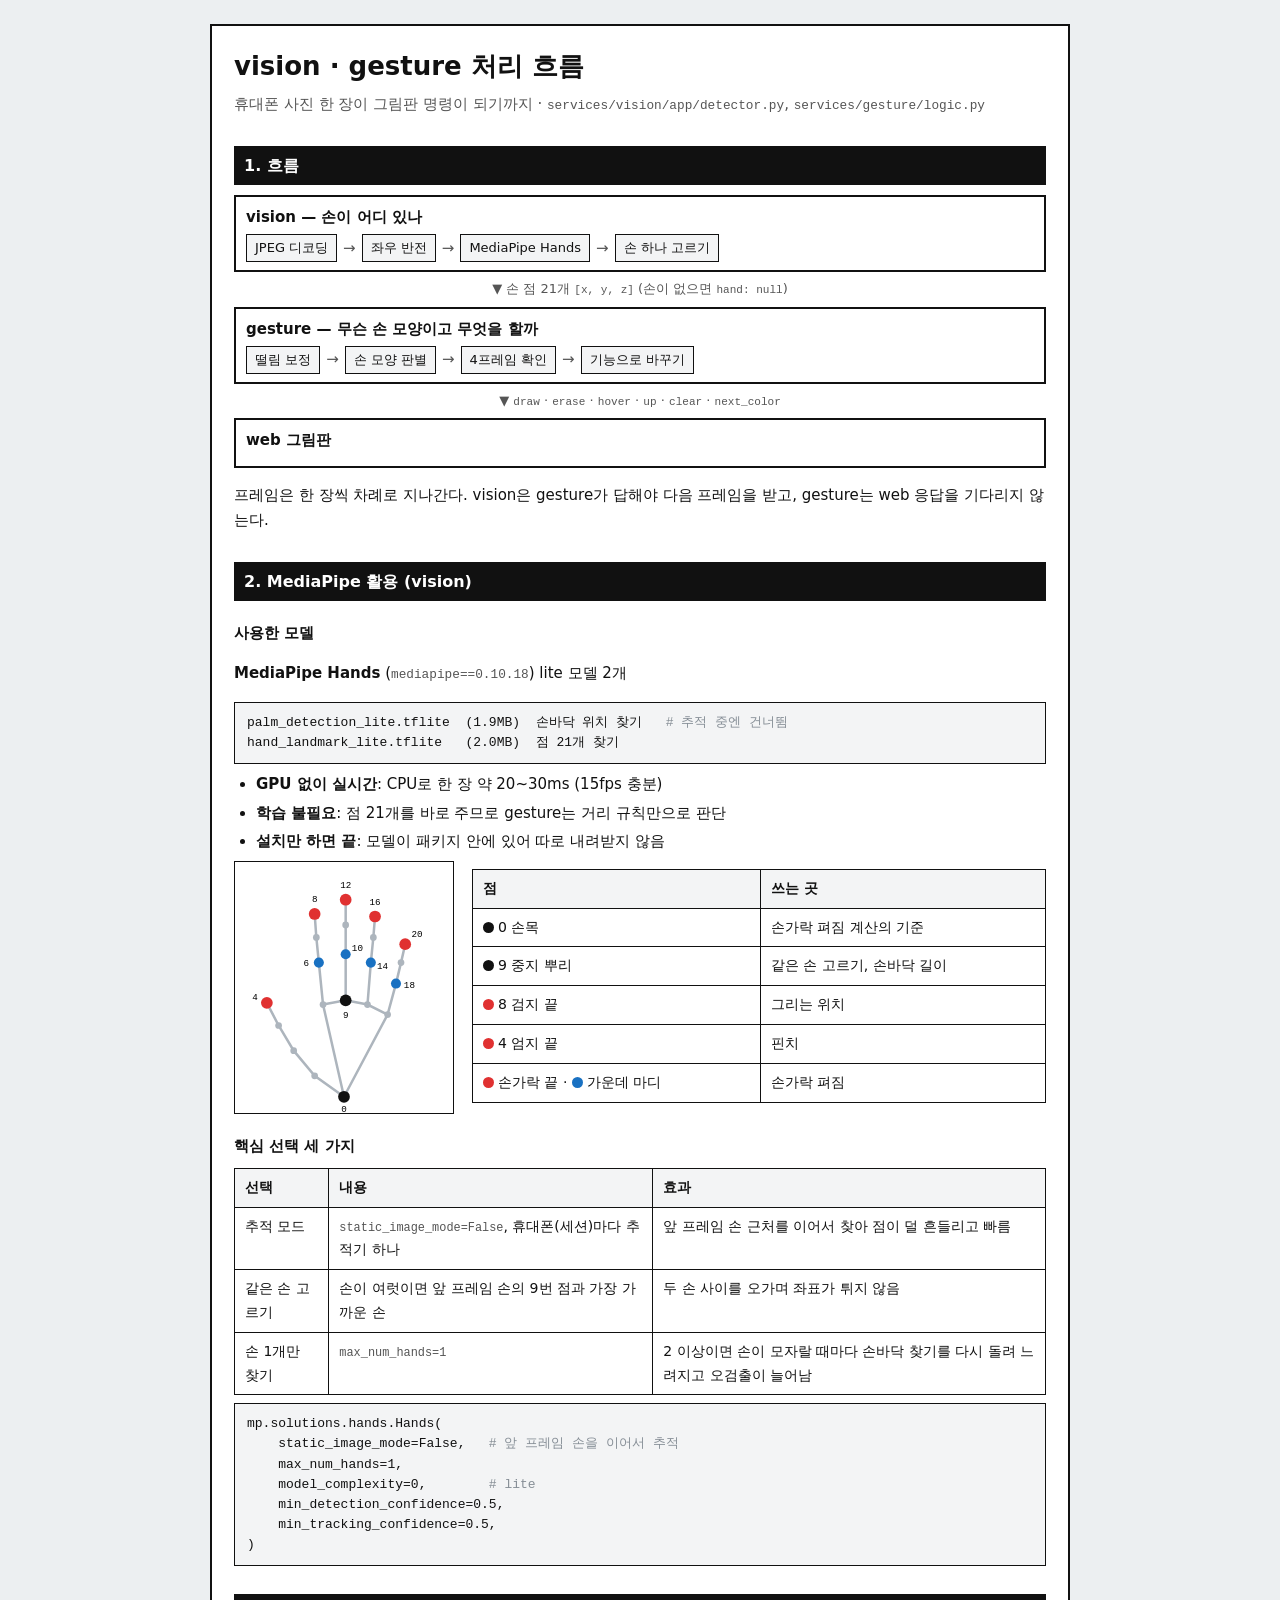
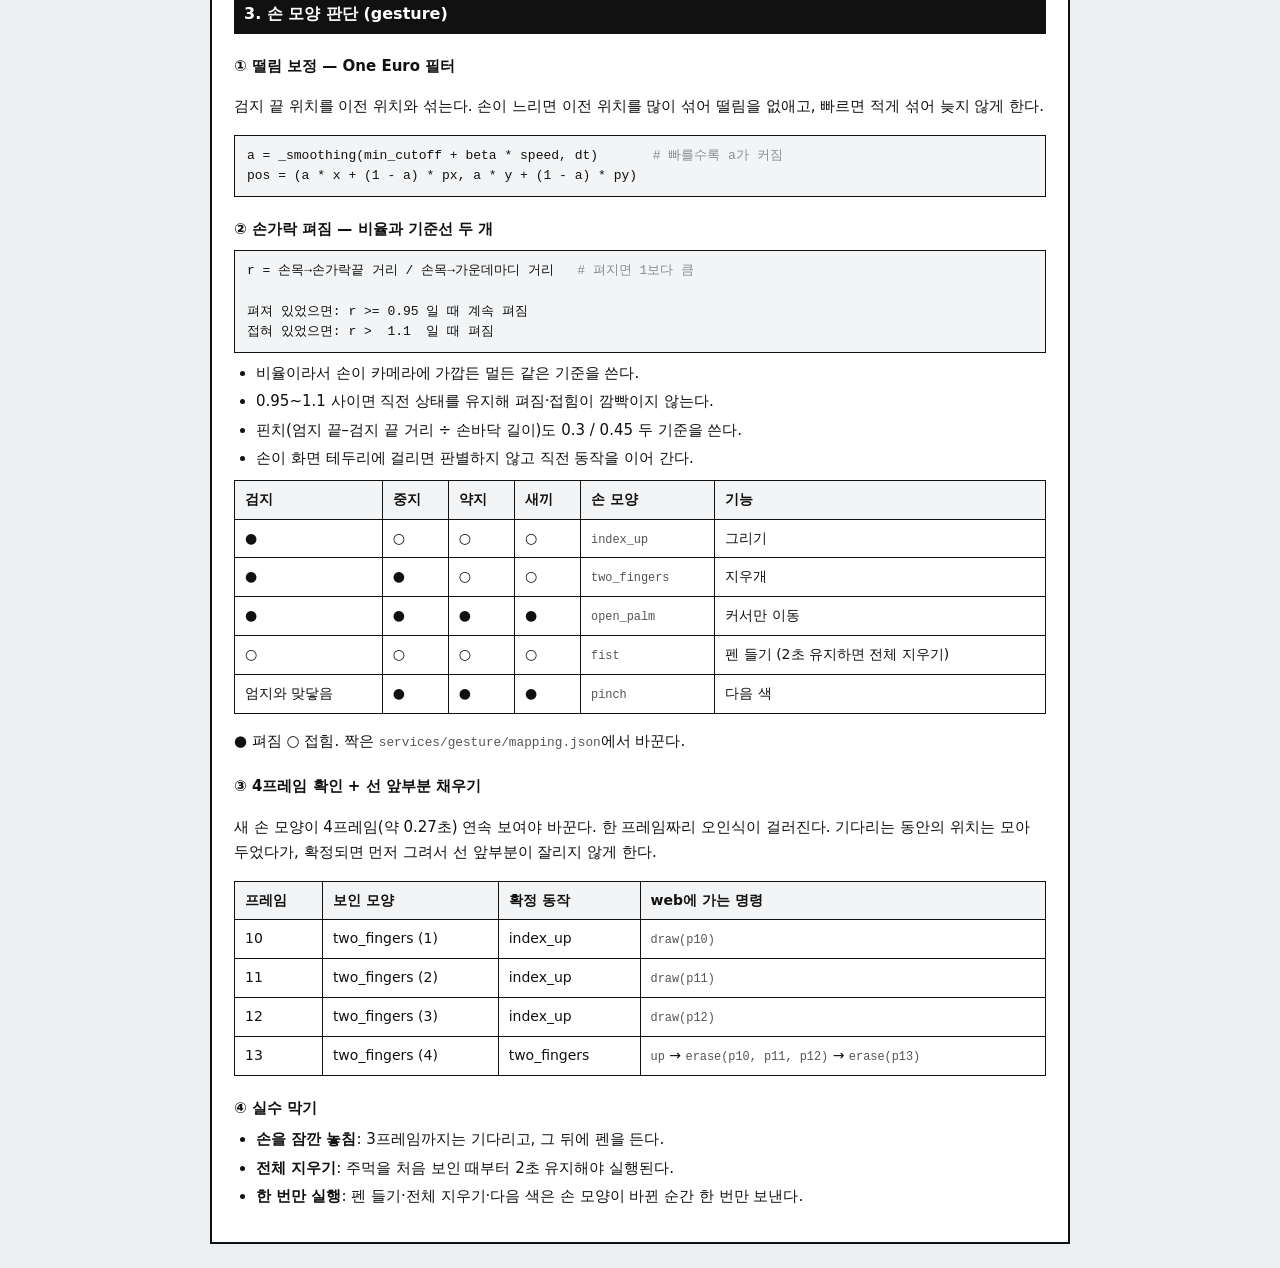
<file: docs/vision-gesture.html>
<!doctype html>
<html lang="ko">
<head>
<meta charset="utf-8">
<meta name="viewport" content="width=device-width, initial-scale=1">
<title>vision · gesture 처리 흐름</title>
<style>
:root{--bg:#eceff1;--paper:#fff;--ink:#111;--muted:#555;--rule:#111;--code:#f3f4f5}
*{box-sizing:border-box}
body{margin:0;background:var(--bg);color:var(--ink);font:15px/1.7 system-ui,"Malgun Gothic",sans-serif}
.doc{max-width:860px;margin:24px auto;background:var(--paper);border:2px solid var(--rule);padding:0 22px 26px}
@media (max-width:640px){.doc{margin:0;border-width:0 0 2px;padding:0 16px 20px}}
code{font-family:ui-monospace,Consolas,monospace;font-size:.85em;color:var(--muted)}
pre{background:var(--code);border:1px solid var(--rule);padding:10px 12px;overflow-x:auto;font:13px/1.55 ui-monospace,Consolas,monospace;margin:8px 0}
pre code{color:var(--ink);font-size:1em}
pre .c{color:#868e96}
h1{margin:0;padding:18px 0 4px;font-size:26px}
.sub{color:var(--muted);margin:0 0 8px}
h2{margin:28px 0 10px;padding:6px 10px;background:var(--ink);color:var(--paper);font-size:16px}
h3{margin:20px 0 6px;font-size:15px}
.tw{overflow-x:auto;margin:8px 0}
table{border-collapse:collapse;width:100%;font-size:14px}
th,td{border:1px solid var(--rule);padding:7px 10px;text-align:left;vertical-align:top}
th{background:var(--code);font-weight:600;white-space:nowrap}
ul{padding-left:22px;margin:6px 0}
li{margin:3px 0}
.flow{display:grid;gap:6px;margin:10px 0}
.lane{border:2px solid var(--ink);padding:8px 10px}
.lane b{display:block;margin-bottom:4px}
.steps{display:flex;flex-wrap:wrap;gap:6px;align-items:center}
.steps span{border:1px solid var(--rule);background:var(--code);padding:2px 8px;font-size:13px;white-space:nowrap}
.steps i{font-style:normal;color:var(--muted)}
.arrow{text-align:center;font-size:13px;color:var(--muted)}
.handfig{display:flex;flex-wrap:wrap;gap:18px;align-items:flex-start}
.handfig svg{flex:0 0 auto;width:220px;max-width:100%;height:auto;border:1px solid var(--rule)}
.handfig .tw{flex:1 1 300px}
.key{display:inline-block;width:11px;height:11px;border-radius:50%;margin-right:4px;vertical-align:-1px}
</style>
</head>
<body>
<div class="doc">

<h1>vision · gesture 처리 흐름</h1>
<p class="sub">휴대폰 사진 한 장이 그림판 명령이 되기까지 · <code>services/vision/app/detector.py</code>, <code>services/gesture/logic.py</code></p>

<h2>1. 흐름</h2>

<div class="flow">
  <div class="lane"><b>vision — 손이 어디 있나</b>
    <div class="steps"><span>JPEG 디코딩</span><i>→</i><span>좌우 반전</span><i>→</i><span>MediaPipe Hands</span><i>→</i><span>손 하나 고르기</span></div>
  </div>
  <div class="arrow">▼ 손 점 21개 <code>[x, y, z]</code> (손이 없으면 <code>hand: null</code>)</div>
  <div class="lane"><b>gesture — 무슨 손 모양이고 무엇을 할까</b>
    <div class="steps"><span>떨림 보정</span><i>→</i><span>손 모양 판별</span><i>→</i><span>4프레임 확인</span><i>→</i><span>기능으로 바꾸기</span></div>
  </div>
  <div class="arrow">▼ <code>draw</code> · <code>erase</code> · <code>hover</code> · <code>up</code> · <code>clear</code> · <code>next_color</code></div>
  <div class="lane"><b>web 그림판</b></div>
</div>

<p>프레임은 한 장씩 차례로 지나간다. vision은 gesture가 답해야 다음 프레임을 받고, gesture는 web 응답을 기다리지 않는다.</p>

<h2>2. MediaPipe 활용 (vision)</h2>

<h3>사용한 모델</h3>
<p><b>MediaPipe Hands</b> (<code>mediapipe==0.10.18</code>) lite 모델 2개</p>
<pre><code>palm_detection_lite.tflite  (1.9MB)  손바닥 위치 찾기   <span class="c"># 추적 중엔 건너뜀</span>
hand_landmark_lite.tflite   (2.0MB)  점 21개 찾기</code></pre>
<ul>
  <li><b>GPU 없이 실시간</b>: CPU로 한 장 약 20~30ms (15fps 충분)</li>
  <li><b>학습 불필요</b>: 점 21개를 바로 주므로 gesture는 거리 규칙만으로 판단</li>
  <li><b>설치만 하면 끝</b>: 모델이 패키지 안에 있어 따로 내려받지 않음</li>
</ul>

<div class="handfig">
<svg viewBox="0 0 260 300" role="img" aria-label="MediaPipe 손 점 21개">
  <g stroke="#adb5bd" stroke-width="3" fill="none" stroke-linecap="round">
    <polyline points="130,280 95,255 70,225 52,195 38,168"/>
    <polyline points="130,280 105,170 100,120 97,90 95,62"/>
    <polyline points="132,165 132,110 132,75 132,45"/>
    <polyline points="158,170 162,120 165,90 167,65"/>
    <polyline points="130,280 182,182 192,145 198,120 203,98"/>
    <polyline points="105,170 132,165 158,170 182,182"/>
  </g>
  <g font-size="11" font-family="ui-monospace,Consolas,monospace" text-anchor="middle">
    <circle cx="130" cy="280" r="7" fill="#111"/><text x="130" y="298">0</text>
    <circle cx="95" cy="255" r="4" fill="#adb5bd"/>
    <circle cx="70" cy="225" r="4" fill="#adb5bd"/>
    <circle cx="52" cy="195" r="4" fill="#adb5bd"/>
    <circle cx="38" cy="168" r="7" fill="#e03131"/><text x="24" y="165">4</text>
    <circle cx="105" cy="170" r="4" fill="#adb5bd"/>
    <circle cx="100" cy="120" r="6" fill="#1971c2"/><text x="85" y="124">6</text>
    <circle cx="97" cy="90" r="4" fill="#adb5bd"/>
    <circle cx="95" cy="62" r="7" fill="#e03131"/><text x="95" y="48">8</text>
    <circle cx="132" cy="165" r="7" fill="#111"/><text x="132" y="186">9</text>
    <circle cx="132" cy="110" r="6" fill="#1971c2"/><text x="146" y="106">10</text>
    <circle cx="132" cy="75" r="4" fill="#adb5bd"/>
    <circle cx="132" cy="45" r="7" fill="#e03131"/><text x="132" y="31">12</text>
    <circle cx="158" cy="170" r="4" fill="#adb5bd"/>
    <circle cx="162" cy="120" r="6" fill="#1971c2"/><text x="176" y="128">14</text>
    <circle cx="165" cy="90" r="4" fill="#adb5bd"/>
    <circle cx="167" cy="65" r="7" fill="#e03131"/><text x="167" y="51">16</text>
    <circle cx="182" cy="182" r="4" fill="#adb5bd"/>
    <circle cx="192" cy="145" r="6" fill="#1971c2"/><text x="208" y="150">18</text>
    <circle cx="198" cy="120" r="4" fill="#adb5bd"/>
    <circle cx="203" cy="98" r="7" fill="#e03131"/><text x="217" y="90">20</text>
  </g>
</svg>
<div class="tw"><table>
  <tr><th>점</th><th>쓰는 곳</th></tr>
  <tr><td><i class="key" style="background:#111"></i>0 손목</td><td>손가락 펴짐 계산의 기준</td></tr>
  <tr><td><i class="key" style="background:#111"></i>9 중지 뿌리</td><td>같은 손 고르기, 손바닥 길이</td></tr>
  <tr><td><i class="key" style="background:#e03131"></i>8 검지 끝</td><td>그리는 위치</td></tr>
  <tr><td><i class="key" style="background:#e03131"></i>4 엄지 끝</td><td>핀치</td></tr>
  <tr><td><i class="key" style="background:#e03131"></i>손가락 끝 · <i class="key" style="background:#1971c2"></i>가운데 마디</td><td>손가락 펴짐</td></tr>
</table></div>
</div>

<h3>핵심 선택 세 가지</h3>
<div class="tw"><table>
  <tr><th>선택</th><th>내용</th><th>효과</th></tr>
  <tr><td>추적 모드</td><td><code>static_image_mode=False</code>, 휴대폰(세션)마다 추적기 하나</td><td>앞 프레임 손 근처를 이어서 찾아 점이 덜 흔들리고 빠름</td></tr>
  <tr><td>같은 손 고르기</td><td>손이 여럿이면 앞 프레임 손의 9번 점과 가장 가까운 손</td><td>두 손 사이를 오가며 좌표가 튀지 않음</td></tr>
  <tr><td>손 1개만 찾기</td><td><code>max_num_hands=1</code></td><td>2 이상이면 손이 모자랄 때마다 손바닥 찾기를 다시 돌려 느려지고 오검출이 늘어남</td></tr>
</table></div>

<pre><code>mp.solutions.hands.Hands(
    static_image_mode=False,   <span class="c"># 앞 프레임 손을 이어서 추적</span>
    max_num_hands=1,
    model_complexity=0,        <span class="c"># lite</span>
    min_detection_confidence=0.5,
    min_tracking_confidence=0.5,
)</code></pre>

<h2>3. 손 모양 판단 (gesture)</h2>

<h3>① 떨림 보정 — One Euro 필터</h3>
<p>검지 끝 위치를 이전 위치와 섞는다. 손이 느리면 이전 위치를 많이 섞어 떨림을 없애고, 빠르면 적게 섞어 늦지 않게 한다.</p>
<pre><code>a = _smoothing(min_cutoff + beta * speed, dt)       <span class="c"># 빠를수록 a가 커짐</span>
pos = (a * x + (1 - a) * px, a * y + (1 - a) * py)</code></pre>

<h3>② 손가락 펴짐 — 비율과 기준선 두 개</h3>
<pre><code>r = 손목→손가락끝 거리 / 손목→가운데마디 거리   <span class="c"># 펴지면 1보다 큼</span>

펴져 있었으면: r &gt;= 0.95 일 때 계속 펴짐
접혀 있었으면: r &gt;  1.1  일 때 펴짐</code></pre>
<ul>
  <li>비율이라서 손이 카메라에 가깝든 멀든 같은 기준을 쓴다.</li>
  <li>0.95~1.1 사이면 직전 상태를 유지해 펴짐·접힘이 깜빡이지 않는다.</li>
  <li>핀치(엄지 끝–검지 끝 거리 ÷ 손바닥 길이)도 0.3 / 0.45 두 기준을 쓴다.</li>
  <li>손이 화면 테두리에 걸리면 판별하지 않고 직전 동작을 이어 간다.</li>
</ul>

<div class="tw"><table>
  <tr><th>검지</th><th>중지</th><th>약지</th><th>새끼</th><th>손 모양</th><th>기능</th></tr>
  <tr><td>●</td><td>○</td><td>○</td><td>○</td><td><code>index_up</code></td><td>그리기</td></tr>
  <tr><td>●</td><td>●</td><td>○</td><td>○</td><td><code>two_fingers</code></td><td>지우개</td></tr>
  <tr><td>●</td><td>●</td><td>●</td><td>●</td><td><code>open_palm</code></td><td>커서만 이동</td></tr>
  <tr><td>○</td><td>○</td><td>○</td><td>○</td><td><code>fist</code></td><td>펜 들기 (2초 유지하면 전체 지우기)</td></tr>
  <tr><td>엄지와 맞닿음</td><td>●</td><td>●</td><td>●</td><td><code>pinch</code></td><td>다음 색</td></tr>
</table></div>
<p>● 펴짐 ○ 접힘. 짝은 <code>services/gesture/mapping.json</code>에서 바꾼다.</p>

<h3>③ 4프레임 확인 + 선 앞부분 채우기</h3>
<p>새 손 모양이 4프레임(약 0.27초) 연속 보여야 바꾼다. 한 프레임짜리 오인식이 걸러진다. 기다리는 동안의 위치는 모아 두었다가, 확정되면 먼저 그려서 선 앞부분이 잘리지 않게 한다.</p>
<div class="tw"><table>
  <tr><th>프레임</th><th>보인 모양</th><th>확정 동작</th><th>web에 가는 명령</th></tr>
  <tr><td>10</td><td>two_fingers (1)</td><td>index_up</td><td><code>draw(p10)</code></td></tr>
  <tr><td>11</td><td>two_fingers (2)</td><td>index_up</td><td><code>draw(p11)</code></td></tr>
  <tr><td>12</td><td>two_fingers (3)</td><td>index_up</td><td><code>draw(p12)</code></td></tr>
  <tr><td>13</td><td>two_fingers (4)</td><td>two_fingers</td><td><code>up</code> → <code>erase(p10, p11, p12)</code> → <code>erase(p13)</code></td></tr>
</table></div>

<h3>④ 실수 막기</h3>
<ul>
  <li><b>손을 잠깐 놓침</b>: 3프레임까지는 기다리고, 그 뒤에 펜을 든다.</li>
  <li><b>전체 지우기</b>: 주먹을 처음 보인 때부터 2초 유지해야 실행된다.</li>
  <li><b>한 번만 실행</b>: 펜 들기·전체 지우기·다음 색은 손 모양이 바뀐 순간 한 번만 보낸다.</li>
</ul>

</div>
</body>
</html>
</file>
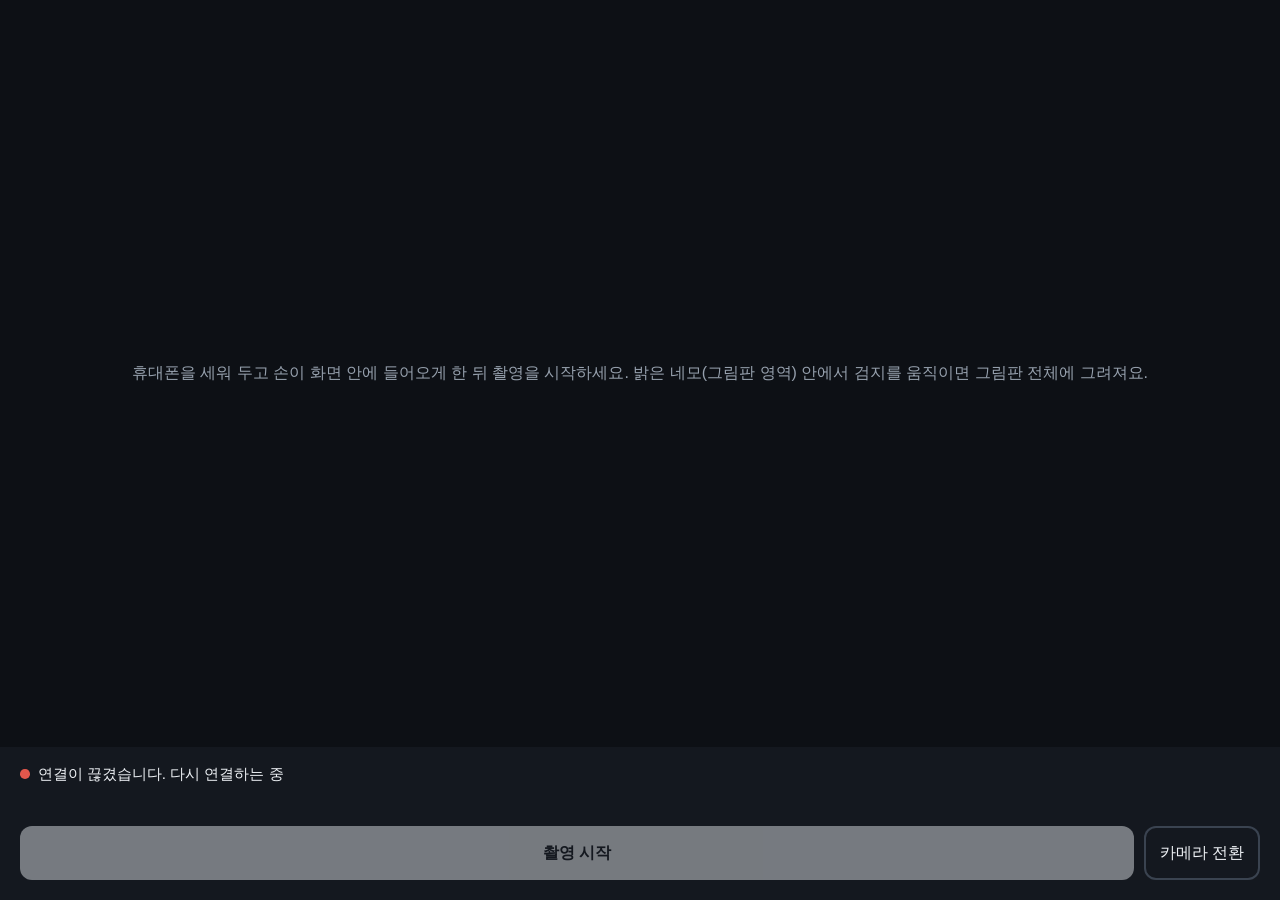
<file: services/stream/app/static/camera.html>
<!doctype html>
<html lang="ko">
<head>
<meta charset="utf-8">
<meta name="viewport" content="width=device-width, initial-scale=1, viewport-fit=cover">
<meta name="theme-color" content="#14181f">
<title>손동작 카메라</title>
<style>
  :root {
    --bg: #14181f;
    --ink: #eef1f5;
    --muted: #96a0ad;
    --ok: #46b98a;
    --wait: #e2a541;
    --bad: #e2574c;
  }
  * { box-sizing: border-box; }
  html, body { margin: 0; height: 100%; background: var(--bg); color: var(--ink);
    font: 16px/1.5 -apple-system, BlinkMacSystemFont, "Apple SD Gothic Neo", "Malgun Gothic", "Noto Sans KR", sans-serif; }
  body { display: grid; grid-template-rows: 1fr auto; padding: env(safe-area-inset-top) 0 env(safe-area-inset-bottom); }

  .stage { display: grid; place-items: center; background: #0d1015; overflow: hidden; }
  /* 보내는 프레임과 같은 영역만 보여 준다 (가로 4:3, 가운데). 세로로 들면 위아래가 잘린다 */
  .view { position: relative; overflow: hidden; width: 100%; max-height: 100%; aspect-ratio: var(--frame-aspect, 4 / 3); background: #0d1015; }
  video { position: absolute; inset: 0; width: 100%; height: 100%; object-fit: cover; display: block; }
  .tip { color: var(--muted); font-size: .85rem; text-align: center; padding: .6rem 1rem 0; margin: 0; }
  /* 그림판 영역: 이 네모 안의 손가락 위치가 그림판 전체에 대응한다. 바깥은 어둡게 가린다 */
  .zone { position: absolute; display: none; border: 2px solid rgba(255, 255, 255, .9); border-radius: 4px;
    box-shadow: 0 0 0 100vmax rgba(8, 10, 14, .62); pointer-events: none; }
  body.live .zone { display: block; }
  body.live .zone[hidden] { display: none; }
  .zone span { position: absolute; left: 50%; top: -1.6rem; transform: translateX(-50%); white-space: nowrap;
    font-size: .75rem; color: var(--ink); background: rgba(13, 16, 21, .72); padding: .1rem .5rem; border-radius: 999px; }
  video.mirror { transform: scaleX(-1); } /* 전면 카메라 미리보기만 거울처럼. 보내는 프레임은 뒤집지 않는다 (vision이 뒤집음) */
  .notice { position: absolute; inset: 0; display: grid; place-content: center; padding: 2rem; text-align: center; color: var(--muted); }
  body.live .notice { display: none; }
  .badge { position: absolute; top: .75rem; left: .75rem; padding: .3rem .6rem; border-radius: 999px; font-size: .8rem;
    background: rgba(13, 16, 21, .72); color: var(--ink); font-variant-numeric: tabular-nums; display: none; }
  body.live .badge { display: block; }

  .bar { display: grid; gap: .7rem; padding: 1rem 1.25rem 1.25rem; }
  .state { display: flex; align-items: center; gap: .5rem; font-size: .95rem; }
  .dot { width: .6rem; height: .6rem; border-radius: 50%; background: var(--wait); flex: none; }
  .state[data-tone="ok"] .dot { background: var(--ok); }
  .state[data-tone="bad"] .dot { background: var(--bad); }
  .numbers { color: var(--muted); font-size: .85rem; font-variant-numeric: tabular-nums; min-height: 1.3em; }
  .buttons { display: grid; grid-template-columns: 1fr auto; gap: .6rem; }
  button { font: inherit; font-weight: 600; padding: .95rem 1rem; border-radius: .75rem; border: 0; background: var(--ink); color: var(--bg); }
  button.secondary { background: transparent; color: var(--ink); box-shadow: inset 0 0 0 2px #3a4350; font-weight: 500; }
  button:disabled { opacity: .45; }
  button:focus-visible { outline: 3px solid var(--ok); outline-offset: 2px; }
  body.live #toggle { background: transparent; color: var(--ink); box-shadow: inset 0 0 0 2px var(--ink); }
</style>
</head>
<body>
<div class="stage">
  <div class="view" id="view">
    <video id="video" playsinline muted autoplay></video>
    <div class="zone" id="zone" aria-hidden="true"><span>그림판 영역</span></div>
    <p class="notice">휴대폰을 세워 두고 손이 화면 안에 들어오게 한 뒤 촬영을 시작하세요. 밝은 네모(그림판 영역) 안에서 검지를 움직이면 그림판 전체에 그려져요.</p>
    <span class="badge" id="badge"></span>
  </div>
  <p class="tip" id="tip" hidden>휴대폰을 가로로 두면 더 넓게 찍혀요. 지금은 가운데 부분만 보내요.</p>
</div>
<div class="bar">
  <div class="state" id="state" role="status" aria-live="polite"><span class="dot"></span><span id="stateText">서버에 연결하는 중</span></div>
  <div class="numbers" id="numbers"></div>
  <div class="buttons">
    <button id="toggle" disabled>촬영 시작</button>
    <button id="flip" class="secondary" aria-label="전면·후면 카메라 바꾸기">카메라 전환</button>
  </div>
</div>

<script>
(() => {
  const video = document.getElementById("video");
  const toggle = document.getElementById("toggle");
  const flip = document.getElementById("flip");
  const stateBox = document.getElementById("state");
  const stateText = document.getElementById("stateText");
  const numbers = document.getElementById("numbers");
  const badge = document.getElementById("badge");
  const view = document.getElementById("view");
  const tip = document.getElementById("tip");
  const zone = document.getElementById("zone");

  // 그림판 영역을 미리보기 위에 표시한다. 미리보기는 보내는 프레임과 같은 영역이므로 비율을 그대로 쓴다.
  // 영역은 가운데 기준 대칭이라 전면 카메라 미리보기를 거울처럼 뒤집어도 위치가 같다.
  function showZone(z) {
    if (!Array.isArray(z) || z.length !== 4) { zone.hidden = true; return; }
    const [x0, y0, x1, y1] = z;
    Object.assign(zone.style, { left: `${x0 * 100}%`, top: `${y0 * 100}%`, width: `${(x1 - x0) * 100}%`, height: `${(y1 - y0) * 100}%` });
    zone.hidden = false;
  }
  const canvas = document.createElement("canvas");
  const ctx = canvas.getContext("2d");
  const ACK_WAIT_MS = 2000; // ack가 이만큼 안 오면 다음 프레임을 보낸다 (멈춤 방지)

  let config = { width: 320, height: 240, quality: 0.6, max_fps: 15 };
  let ws = null, stream = null, wakeLock = null, stopped = false;
  let facing = "user";
  let frameId = 0, waiting = null, lastSent = 0, timer = null;
  const acks = []; // 최근 2초의 ack: {t, rtt, dropped}

  function setState(text, tone) { stateText.textContent = text; stateBox.dataset.tone = tone || ""; }

  function showNumbers() {
    const now = performance.now();
    while (acks.length && now - acks[0].t > 2000) acks.shift();
    const done = acks.filter((a) => !a.dropped);
    const fps = (done.length / 2).toFixed(1);
    const rtt = acks.length ? Math.round(acks.reduce((s, a) => s + a.rtt, 0) / acks.length) : 0;
    const dropped = acks.length - done.length;
    numbers.textContent = `처리 ${fps}fps, 응답 ${rtt}ms` + (dropped ? `, 최근 2초 버림 ${dropped}장` : "") + `, 보낸 프레임 ${frameId}장`;
    if (stream) {
      // 최근 프레임을 서버가 하나도 처리하지 못하면 알린다 (vision이 꺼져 있거나 느림)
      if (acks.length >= 5 && !done.length) setState("촬영 중이지만 서버가 프레임을 처리하지 못하고 있어요", "");
      else setState("촬영 중", "ok");
    }
    badge.textContent = `${canvas.width}×${canvas.height}, ${fps}fps`;
  }

  if (!window.isSecureContext || !navigator.mediaDevices) {
    setState("카메라는 HTTPS 주소에서만 열립니다. PC 화면의 QR로 접속해 주세요.", "bad");
    flip.disabled = true;
    return;
  }

  function connect() {
    const scheme = location.protocol === "https:" ? "wss" : "ws";
    const sid = new URLSearchParams(location.search).get("sid"); // 개발용 (security 없이 테스트할 때만 서버가 받음)
    ws = new WebSocket(`${scheme}://${location.host}/ws/stream` + (sid ? `?sid=${encodeURIComponent(sid)}` : ""));
    ws.onopen = () => { waiting = null; setState(stream ? "촬영 중" : "연결됨. 촬영을 시작하세요.", stream ? "ok" : ""); toggle.disabled = false; schedule(0); };
    ws.onmessage = (event) => {
      let msg;
      try { msg = JSON.parse(event.data); } catch (_) { return; }
      if (msg.type === "config") {
        config = { ...config, ...msg };
        view.style.setProperty("--frame-aspect", `${config.width} / ${config.height}`);
        showZone(config.draw_zone);
      }
      else if (msg.type === "ack") {
        if (waiting && msg.frame_id === waiting.id) {
          acks.push({ t: performance.now(), rtt: performance.now() - waiting.at, dropped: !!msg.dropped });
          waiting = null;
          showNumbers();
          schedule();
        }
      }
    };
    ws.onclose = (event) => {
      if (event.code === 4401) { stopped = true; stopCamera(); setState("세션이 없습니다. PC 화면의 QR을 다시 찍어 주세요.", "bad"); toggle.disabled = true; return; }
      if (event.code === 4409) { stopped = true; stopCamera(); setState("다른 휴대폰이 연결되어 이 휴대폰은 멈췄습니다.", "bad"); toggle.disabled = true; return; }
      if (stopped) return;
      setState("연결이 끊겼습니다. 다시 연결하는 중", "bad");
      setTimeout(connect, 2000);
    };
  }

  // 다음 프레임 예약: ack를 받았고, 최대 fps 간격이 지났을 때만 보낸다
  function schedule(delay) {
    clearTimeout(timer);
    const gap = Math.max(0, lastSent + 1000 / Math.max(1, config.max_fps) - performance.now());
    timer = setTimeout(send, delay ?? gap);
  }

  function send() {
    if (!stream || !ws || ws.readyState !== WebSocket.OPEN || !video.videoWidth) { schedule(100); return; }
    if (waiting && performance.now() - waiting.at < ACK_WAIT_MS) return; // ack를 기다리는 중
    // 항상 width×height(기본 320×240, 가로 4:3)로 보낸다. 카메라 비율이 다르면 가운데를 잘라 낸다.
    // 세로 프레임을 섞어 보내면 같은 손 움직임도 그림판에서 가로로 늘어나기 때문이다 (docs/contracts ①)
    const vw = video.videoWidth, vh = video.videoHeight, target = config.width / config.height;
    let sw = vw, sh = vh;
    if (vw / vh > target) sw = vh * target; else sh = vw / target;
    const sx = (vw - sw) / 2, sy = (vh - sh) / 2;
    tip.hidden = vh <= vw;
    if (canvas.width !== config.width || canvas.height !== config.height) { canvas.width = config.width; canvas.height = config.height; }
    ctx.drawImage(video, sx, sy, sw, sh, 0, 0, config.width, config.height);
    const jpeg = canvas.toDataURL("image/jpeg", config.quality).split(",", 2)[1];
    const id = frameId++;
    waiting = { id, at: performance.now() };
    lastSent = waiting.at;
    ws.send(JSON.stringify({ frame_id: id, jpeg }));
    timer = setTimeout(send, ACK_WAIT_MS); // ack가 끝내 안 오면 다시 보낸다
  }

  async function keepAwake() {
    try { if ("wakeLock" in navigator) wakeLock = await navigator.wakeLock.request("screen"); } catch (_) {}
  }

  async function startCamera() {
    toggle.disabled = true;
    try {
      stream = await navigator.mediaDevices.getUserMedia({
        audio: false,
        video: { facingMode: { ideal: facing }, width: { ideal: 640 }, height: { ideal: 480 } },
      });
    } catch (e) {
      stream = null;
      setState(`카메라를 열 수 없습니다: ${e.name === "NotAllowedError" ? "카메라 권한을 허용해 주세요." : e.message}`, "bad");
      toggle.disabled = false;
      return;
    }
    video.srcObject = stream;
    video.classList.toggle("mirror", facing === "user");
    await video.play().catch(() => {});
    document.body.classList.add("live");
    toggle.textContent = "촬영 멈추기";
    toggle.disabled = false;
    setState("촬영 중", "ok");
    keepAwake();
    schedule(0);
  }

  function stopCamera() {
    clearTimeout(timer);
    if (stream) stream.getTracks().forEach((t) => t.stop());
    stream = null; waiting = null; video.srcObject = null;
    document.body.classList.remove("live");
    toggle.textContent = "촬영 시작";
    if (wakeLock) { wakeLock.release().catch(() => {}); wakeLock = null; }
  }

  toggle.addEventListener("click", () => {
    if (stream) { stopCamera(); setState("촬영을 멈췄습니다.", ""); } else { startCamera(); }
  });
  flip.addEventListener("click", async () => {
    facing = facing === "user" ? "environment" : "user";
    if (stream) { stopCamera(); await startCamera(); }
  });
  document.addEventListener("visibilitychange", () => { if (document.visibilityState === "visible" && stream) keepAwake(); });
  connect();
})();
</script>
</body>
</html>
</file>
